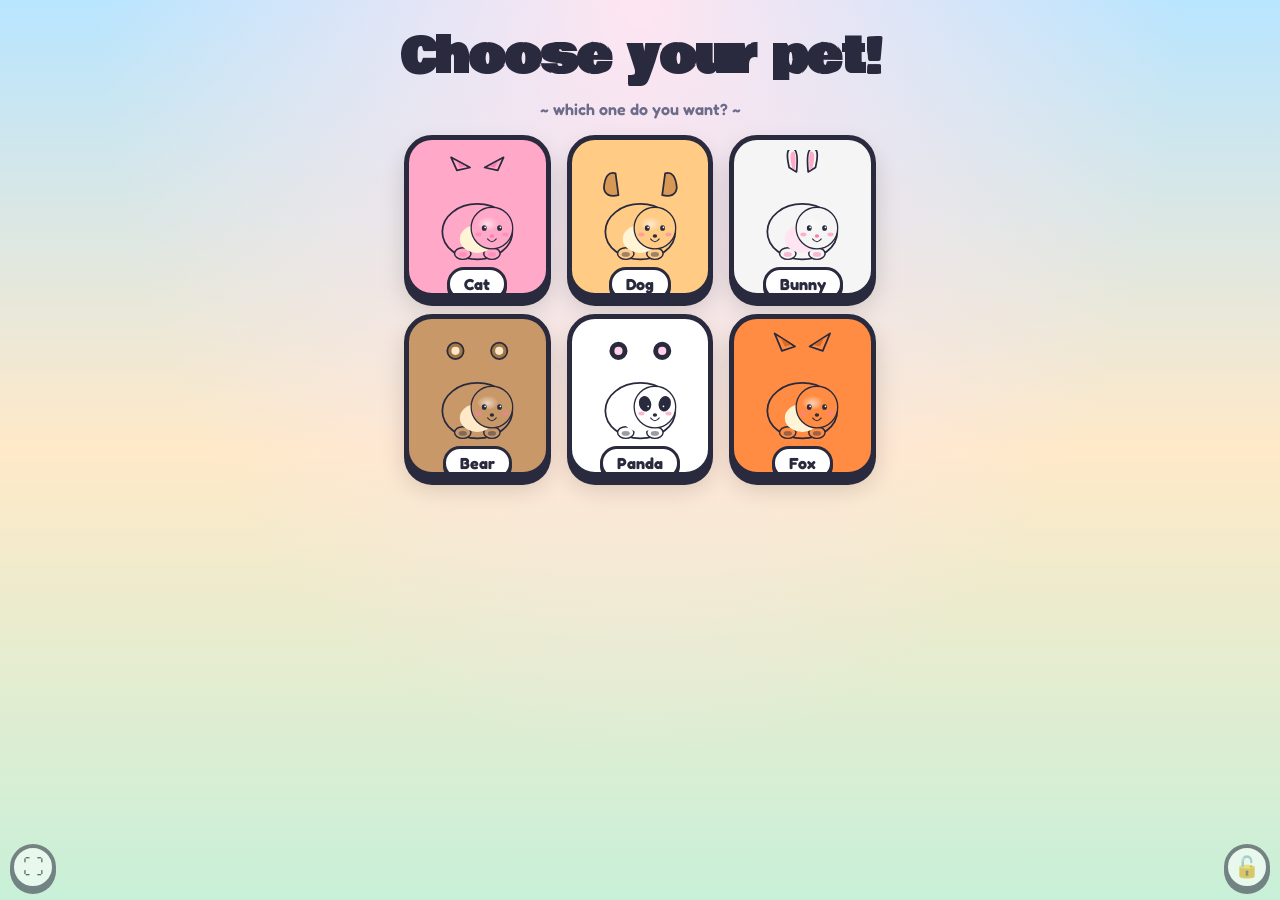
<file: index.html>
<!DOCTYPE html>
<html lang="en">
<head>
<meta charset="UTF-8" />
<meta name="viewport" content="width=device-width, initial-scale=1.0, maximum-scale=1.0, user-scalable=no, viewport-fit=cover" />
<meta name="apple-mobile-web-app-capable" content="yes" />
<meta name="mobile-web-app-capable" content="yes" />
<meta name="theme-color" content="#FFD93D" />
<title>Jamaris's Pet</title>
<link rel="preconnect" href="https://fonts.googleapis.com">
<link rel="preconnect" href="https://fonts.gstatic.com" crossorigin>
<link href="https://fonts.googleapis.com/css2?family=Fredoka:wght@500;600;700&family=Bowlby+One&display=swap" rel="stylesheet">
<link rel="stylesheet" href="css/style.css">
<link rel="stylesheet" href="css/pet.css">
</head>
<body class="pet-body">

<!-- ============ PET CHOOSER (first time only) ============ -->
<div class="screen" id="chooserScreen">
  <div class="chooser-title">
    <h1>Choose your pet!</h1>
    <p>~ which one do you want? ~</p>
  </div>
  <div class="pet-chooser-grid" id="petChooserGrid">
    <!-- Pet options inserted by JS -->
  </div>
</div>

<!-- ============ MAIN PET HOME ============ -->
<div class="screen active" id="petHome">

  <!-- Top: pet name + level + XP -->
  <div class="pet-header">
    <div class="pet-name-tag">
      <span class="pet-name" id="petName">Pet</span>
      <span class="pet-level-badge">Lv <span id="petLevel">1</span></span>
    </div>
    <div class="star-count">⭐ <span id="petStars">0</span></div>
  </div>

  <!-- Stat meters -->
  <div class="stat-meters">
    <div class="stat-meter" data-stat="hunger">
      <div class="stat-icon">🍎</div>
      <div class="stat-bar"><div class="stat-fill" id="hungerFill"></div></div>
    </div>
    <div class="stat-meter" data-stat="clean">
      <div class="stat-icon">🛁</div>
      <div class="stat-bar"><div class="stat-fill" id="cleanFill"></div></div>
    </div>
    <div class="stat-meter" data-stat="energy">
      <div class="stat-icon">⚡</div>
      <div class="stat-bar"><div class="stat-fill" id="energyFill"></div></div>
    </div>
    <div class="stat-meter" data-stat="happy">
      <div class="stat-icon">❤️</div>
      <div class="stat-bar"><div class="stat-fill" id="happyFill"></div></div>
    </div>
  </div>

  <!-- The pet itself -->
  <div class="pet-stage" id="petStage">
    <div class="pet-environment" id="petEnvironment">
      <div class="sun-or-moon" id="skyObj">☀️</div>
      <div class="env-cloud" style="top:14%;left:8%;">☁️</div>
      <div class="env-cloud" style="top:8%;right:12%;">☁️</div>
      <div class="ground"></div>
    </div>

    <!-- The pet (built by JS as layered SVG) -->
    <div class="pet-wrap" id="petWrap">
      <div class="xp-popup" id="xpPopup"></div>
      <div class="pet-thought" id="petThought"></div>
      <div class="pet-body-wrap" id="petBodyWrap">
        <!-- SVG pet inserted by JS -->
      </div>
      <div class="pet-dirt-layer" id="dirtLayer">
        <!-- Dirt splotches appear here -->
      </div>
      <div class="pet-sleep-z" id="sleepZ"></div>
    </div>
  </div>

  <!-- 4 main action buttons -->
  <div class="action-bar">
    <button class="action-btn feed" id="feedBtn">
      <div class="action-emoji">🍔</div>
      <div class="action-label">Feed</div>
    </button>
    <button class="action-btn bath" id="bathBtn">
      <div class="action-emoji">🛁</div>
      <div class="action-label">Bath</div>
    </button>
    <button class="action-btn play" id="playBtn">
      <div class="action-emoji">🎮</div>
      <div class="action-label">Play</div>
    </button>
    <button class="action-btn sleep" id="sleepBtn">
      <div class="action-emoji">😴</div>
      <div class="action-label">Sleep</div>
    </button>
  </div>
</div>

<!-- ============ FEED OVERLAY (Refrigerator) ============ -->
<div class="overlay" id="feedOverlay">
  <div class="overlay-header">
    <button class="icon-btn" id="feedClose">✖️</button>
    <div class="overlay-title">🍽️ Yummy food!</div>
    <div style="width:52px;"></div>
  </div>
  <div class="fridge-area">
    <div class="fridge-label">Drag food to your pet!</div>
    <div class="fridge-shelves" id="fridgeShelves"></div>
  </div>
  <div class="feed-pet-target" id="feedPetTarget">
    <div class="feed-pet-svg" id="feedPetSvg"></div>
    <div class="feed-hint">↓ drop food here ↓</div>
  </div>
</div>

<!-- ============ BATH OVERLAY ============ -->
<div class="overlay" id="bathOverlay">
  <div class="overlay-header">
    <button class="icon-btn" id="bathClose">✖️</button>
    <div class="overlay-title">🛁 Bath time!</div>
    <div style="width:52px;"></div>
  </div>
  <div class="bath-stage">
    <div class="bath-water"></div>
    <div class="bath-pet-wrap" id="bathPetWrap">
      <div class="bath-pet-svg" id="bathPetSvg"></div>
      <div class="bath-dirt-layer" id="bathDirtLayer"></div>
      <div class="bath-bubbles" id="bathBubbles"></div>
    </div>
    <div class="bath-tub-front"></div>
  </div>
  <div class="bath-hint">Scrub with your finger to clean!</div>
</div>

<!-- ============ PLAY OVERLAY (Mini-games picker) ============ -->
<div class="overlay" id="playOverlay">
  <div class="overlay-header">
    <button class="icon-btn" id="playClose">✖️</button>
    <div class="overlay-title">🎮 Play with pet!</div>
    <div style="width:52px;"></div>
  </div>
  <div class="play-grid">
    <a href="games/coloring.html" class="play-card coloring">
      <div class="play-emoji">🎨</div>
      <div class="play-label">Coloring</div>
    </a>
    <a href="games/dots.html" class="play-card dots">
      <div class="play-emoji">✏️</div>
      <div class="play-label">Dots</div>
    </a>
    <a href="games/counting.html" class="play-card counting">
      <div class="play-emoji">🔢</div>
      <div class="play-label">Counting</div>
    </a>
    <a href="games/shapes.html" class="play-card shapes">
      <div class="play-emoji">🧩</div>
      <div class="play-label">Shapes</div>
    </a>
    <a href="games/train.html" class="play-card train">
      <div class="play-emoji">🚂</div>
      <div class="play-label">Train</div>
    </a>
    <a href="games/letters.html" class="play-card letters">
      <div class="play-emoji">🔤</div>
      <div class="play-label">Letters</div>
    </a>
  </div>
</div>

<!-- ============ SLEEP OVERLAY ============ -->
<div class="overlay" id="sleepOverlay">
  <div class="sleep-night-sky">
    <div class="sleep-moon">🌙</div>
    <div class="sleep-stars">
      <span style="top:20%;left:15%;">⭐</span>
      <span style="top:30%;right:20%;">✨</span>
      <span style="top:15%;left:60%;">⭐</span>
      <span style="top:45%;left:30%;">✨</span>
      <span style="top:25%;right:40%;">⭐</span>
    </div>
  </div>
  <div class="sleep-pet-wrap" id="sleepPetWrap">
    <div class="sleep-pet-svg" id="sleepPetSvg"></div>
    <div class="sleep-zzz">
      <span class="zzz1">Z</span>
      <span class="zzz2">Z</span>
      <span class="zzz3">z</span>
    </div>
  </div>
  <div class="sleep-bed"></div>
  <button class="wake-btn" id="wakeBtn">☀️ Wake up!</button>
</div>

<!-- ============ LEVEL UP CELEBRATION ============ -->
<div class="level-up-celebrate" id="levelUpCelebrate">
  <div class="level-up-inner">
    <div class="level-up-burst">⭐</div>
    <div class="level-up-title">LEVEL UP!</div>
    <div class="level-up-num">Lv <span id="levelUpNumDisplay">2</span></div>
    <div class="level-up-msg" id="levelUpMsg">Your pet is growing!</div>
  </div>
</div>

<script src="js/kiosk.js"></script>
<script src="js/pet.js"></script>
</body>
</html>
</file>
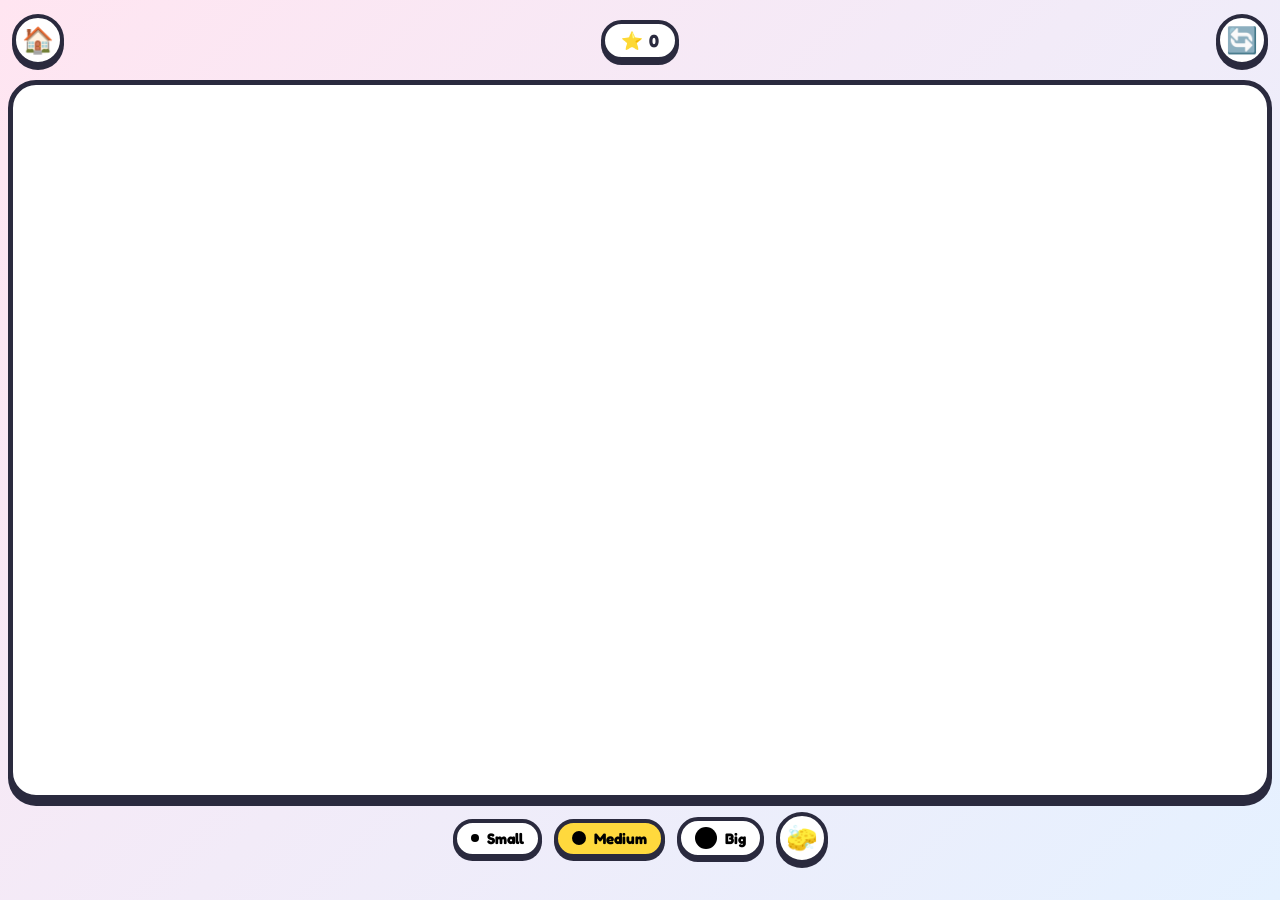
<file: coloring.html>
<!DOCTYPE html>
<html lang="en">
<head>
<meta charset="UTF-8" />
<meta name="viewport" content="width=device-width, initial-scale=1.0, maximum-scale=1.0, user-scalable=no, viewport-fit=cover" />
<meta name="apple-mobile-web-app-capable" content="yes" />
<meta name="mobile-web-app-capable" content="yes" />
<meta name="theme-color" content="#FFD93D" />
<title>Jamaris Game — Coloring</title>
<link rel="preconnect" href="https://fonts.googleapis.com">
<link rel="preconnect" href="https://fonts.gstatic.com" crossorigin>
<link href="https://fonts.googleapis.com/css2?family=Fredoka:wght@500;600;700&family=Bowlby+One&display=swap" rel="stylesheet">
<link rel="stylesheet" href="../css/style.css">
</head>
<body>
<div class="screen active" id="coloring">
  <div class="top-bar">
    <button class="icon-btn" id="homeBtn" aria-label="Home">🏠</button>
    <div class="mini-stars">⭐ <span id="gameStars">0</span></div>
    <button class="icon-btn" id="nextBtn" aria-label="New animal">🔄</button>
  </div>

  <div class="canvas-wrap" id="canvasWrap">
    <canvas id="drawCanvas"></canvas>
    <svg id="outlineSvg" viewBox="0 0 400 400" preserveAspectRatio="xMidYMid meet"></svg>
  </div>

  <div class="brush-row">
    <button class="brush-btn" data-brush="12">
      <span class="brush-dot" style="width:8px;height:8px;"></span> Small
    </button>
    <button class="brush-btn active" data-brush="24">
      <span class="brush-dot" style="width:14px;height:14px;"></span> Medium
    </button>
    <button class="brush-btn" data-brush="40">
      <span class="brush-dot" style="width:22px;height:22px;"></span> Big
    </button>
    <button class="icon-btn" id="eraseBtn" aria-label="Erase">🧽</button>
  </div>

  <div class="palette" id="palette"></div>
</div>

<!-- Celebration -->
<div class="celebrate" id="celebrate">
  <div class="msg" id="celebrateMsg">YAY!</div>
</div>

<!-- Go-home confirmation -->
<div class="modal-bg" id="homeModal">
  <div class="modal">
    <h2>Go home? 🏠</h2>
    <p style="font-size:1rem; color:#6b6b8a;">Your drawing will be erased.</p>
    <div class="modal-buttons">
      <button class="modal-btn no" id="stayBtn">Stay</button>
      <button class="modal-btn yes" id="leaveBtn">Yes</button>
    </div>
  </div>
</div>

<script src="../js/coloring.js"></script>
</body>
</html>
</file>
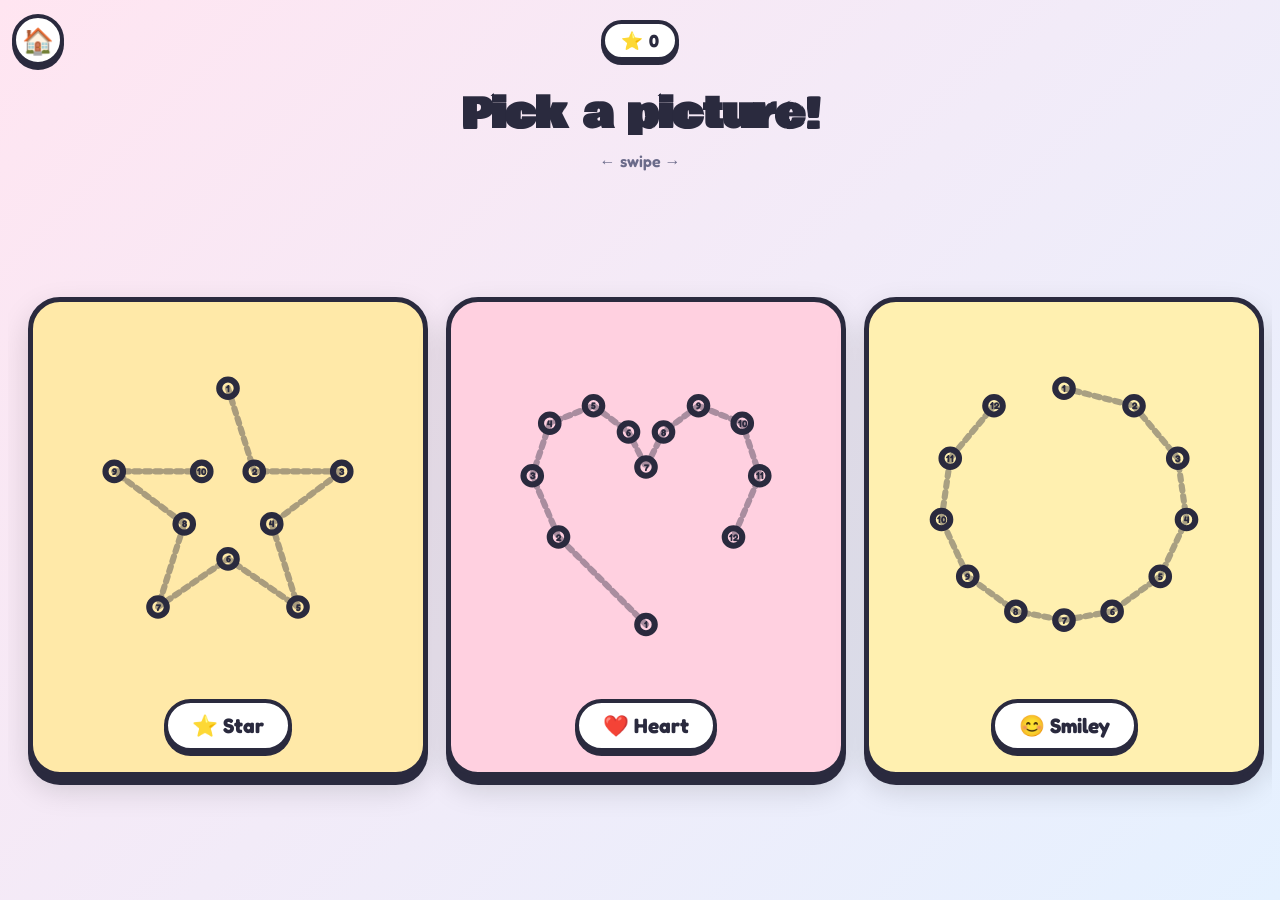
<file: dots.html>
<!DOCTYPE html>
<html lang="en">
<head>
<meta charset="UTF-8" />
<meta name="viewport" content="width=device-width, initial-scale=1.0, maximum-scale=1.0, user-scalable=no, viewport-fit=cover" />
<meta name="apple-mobile-web-app-capable" content="yes" />
<meta name="mobile-web-app-capable" content="yes" />
<meta name="theme-color" content="#FFD93D" />
<title>Jamaris Game — Connect Dots</title>
<link rel="preconnect" href="https://fonts.googleapis.com">
<link rel="preconnect" href="https://fonts.gstatic.com" crossorigin>
<link href="https://fonts.googleapis.com/css2?family=Fredoka:wght@500;600;700&family=Bowlby+One&display=swap" rel="stylesheet">
<link rel="stylesheet" href="../css/style.css">
</head>
<body>

<!-- PICKER -->
<div class="screen active" id="picker">
  <div class="top-bar">
    <a href="../index.html" class="icon-btn" aria-label="Home">🏠</a>
    <div class="mini-stars">⭐ <span id="pickerStars">0</span></div>
    <div style="width:52px;"></div>
  </div>

  <div class="picker-title">
    <h1>Pick a picture!</h1>
    <p>← swipe →</p>
  </div>

  <div class="animal-carousel" id="dotsCarousel">
    <!-- Cards inserted by JS -->
  </div>
</div>

<!-- GAME -->
<div class="screen" id="game">
  <div class="top-bar">
    <button class="icon-btn" id="backBtn" aria-label="Back">⬅️</button>
    <div class="mini-stars">⭐ <span id="gameStars">0</span></div>
    <button class="icon-btn" id="resetBtn" aria-label="Restart">🔄</button>
  </div>

  <div class="dots-hint" id="dotsHint">Tap dot <span id="nextNum">1</span></div>

  <div class="dots-wrap" id="dotsWrap">
    <svg id="dotsSvg" viewBox="0 0 400 400" preserveAspectRatio="xMidYMid meet"></svg>
  </div>
</div>

<!-- Celebration -->
<div class="celebrate" id="celebrate">
  <div class="msg" id="celebrateMsg">YAY!</div>
</div>

<script src="../js/dots.js"></script>
</body>
</html>
</file>
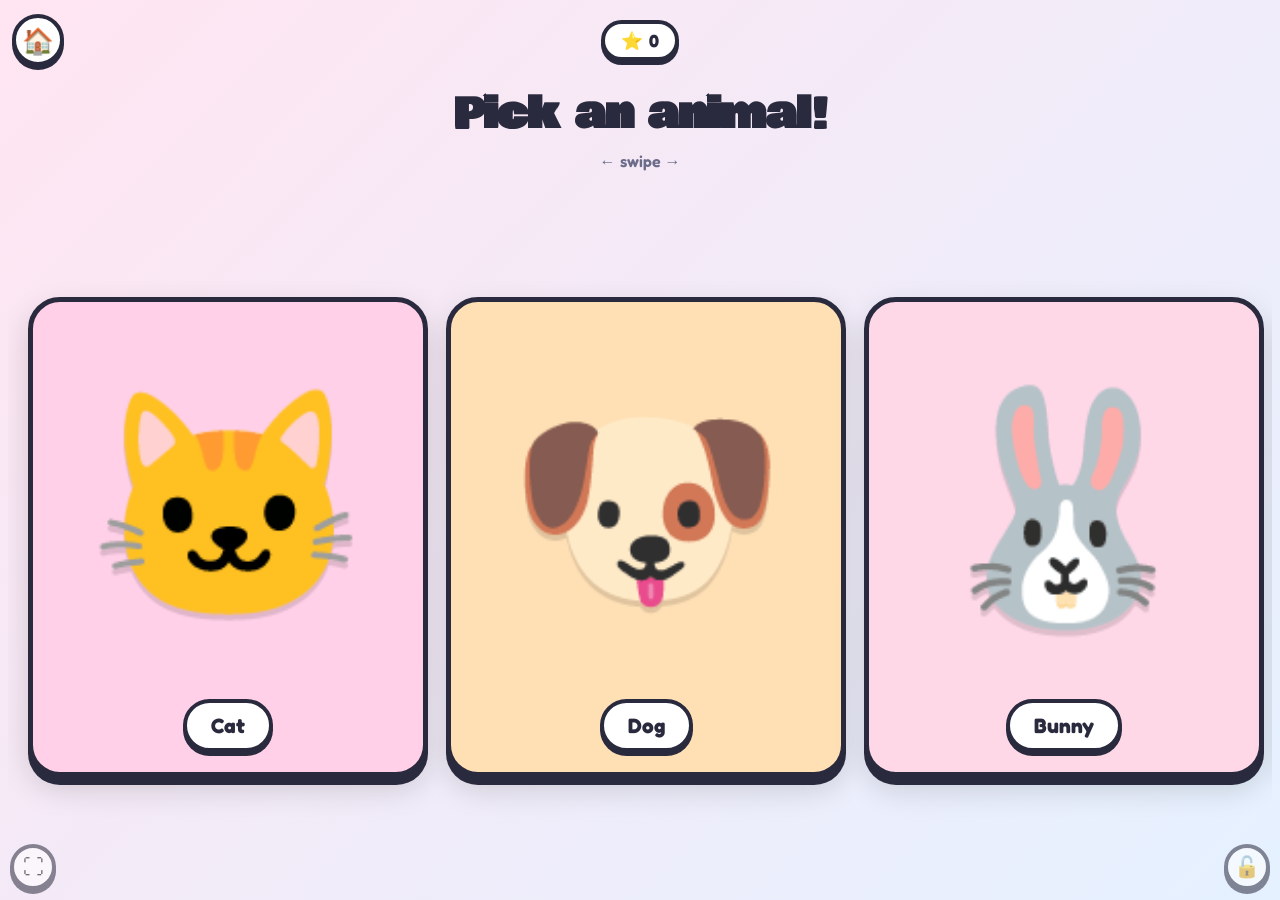
<file: games/coloring.html>
<!DOCTYPE html>
<html lang="en">
<head>
<meta charset="UTF-8" />
<meta name="viewport" content="width=device-width, initial-scale=1.0, maximum-scale=1.0, user-scalable=no, viewport-fit=cover" />
<meta name="apple-mobile-web-app-capable" content="yes" />
<meta name="mobile-web-app-capable" content="yes" />
<meta name="theme-color" content="#FFD93D" />
<title>Jamaris Game — Coloring</title>
<link rel="preconnect" href="https://fonts.googleapis.com">
<link rel="preconnect" href="https://fonts.gstatic.com" crossorigin>
<link href="https://fonts.googleapis.com/css2?family=Fredoka:wght@500;600;700&family=Bowlby+One&display=swap" rel="stylesheet">
<link rel="stylesheet" href="../css/style.css">
</head>
<body>

<!-- PICKER SCREEN -->
<div class="screen active" id="picker">
  <div class="top-bar">
    <a href="../index.html" class="icon-btn" aria-label="Home">🏠</a>
    <div class="mini-stars">⭐ <span id="pickerStars">0</span></div>
    <div style="width:52px;"></div>
  </div>

  <div class="picker-title">
    <h1>Pick an animal!</h1>
    <p>← swipe →</p>
  </div>

  <div class="animal-carousel" id="animalCarousel">
    <!-- Cards inserted by JS -->
  </div>
</div>

<!-- COLORING SCREEN -->
<div class="screen" id="coloring">
  <div class="top-bar">
    <button class="icon-btn" id="backBtn" aria-label="Back">⬅️</button>
    <div class="mode-toggle" id="modeToggle">
      <button class="mode-btn active" data-mode="tap">👆 Tap</button>
      <button class="mode-btn" data-mode="brush">✏️ Brush</button>
    </div>
    <button class="icon-btn" id="nextBtn" aria-label="New animal">🔄</button>
  </div>

  <div class="canvas-wrap" id="canvasWrap">
    <!-- Tap-to-fill mode: an interactive SVG with separate parts -->
    <svg id="animalSvg" viewBox="0 0 400 400" preserveAspectRatio="xMidYMid meet"></svg>
    <!-- Brush mode: a canvas overlay for free-draw -->
    <canvas id="drawCanvas"></canvas>
  </div>

  <div class="brush-row" id="brushRow">
    <button class="brush-btn" data-brush="12">
      <span class="brush-dot" style="width:8px;height:8px;"></span> Small
    </button>
    <button class="brush-btn active" data-brush="24">
      <span class="brush-dot" style="width:14px;height:14px;"></span> Medium
    </button>
    <button class="brush-btn" data-brush="40">
      <span class="brush-dot" style="width:22px;height:22px;"></span> Big
    </button>
    <button class="icon-btn" id="eraseBtn" aria-label="Erase">🧽</button>
  </div>

  <div class="palette" id="palette"></div>
</div>

<!-- Celebration -->
<div class="celebrate" id="celebrate">
  <div class="msg" id="celebrateMsg">YAY!</div>
</div>
<script src="../js/kiosk.js"></script>
<script src="../js/coloring.js"></script>
</body>
</html>
</file>
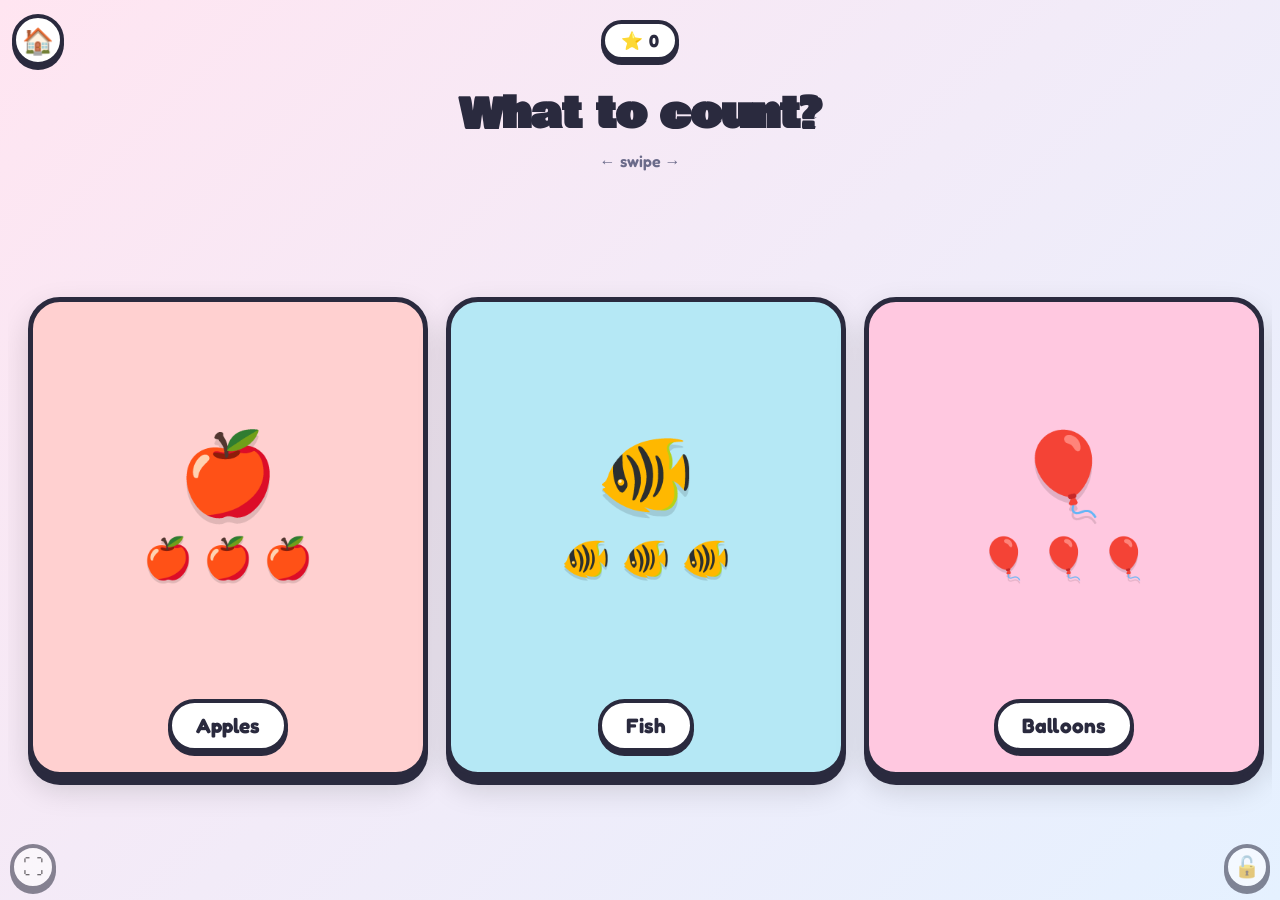
<file: games/counting.html>
<!DOCTYPE html>
<html lang="en">
<head>
<meta charset="UTF-8" />
<meta name="viewport" content="width=device-width, initial-scale=1.0, maximum-scale=1.0, user-scalable=no, viewport-fit=cover" />
<meta name="apple-mobile-web-app-capable" content="yes" />
<meta name="mobile-web-app-capable" content="yes" />
<meta name="theme-color" content="#FFD93D" />
<title>Jamaris Game — Counting</title>
<link rel="preconnect" href="https://fonts.googleapis.com">
<link rel="preconnect" href="https://fonts.gstatic.com" crossorigin>
<link href="https://fonts.googleapis.com/css2?family=Fredoka:wght@500;600;700&family=Bowlby+One&display=swap" rel="stylesheet">
<link rel="stylesheet" href="../css/style.css">
</head>
<body>

<!-- PICKER SCREEN -->
<div class="screen active" id="picker">
  <div class="top-bar">
    <a href="../index.html" class="icon-btn" aria-label="Home">🏠</a>
    <div class="mini-stars">⭐ <span id="pickerStars">0</span></div>
    <div style="width:52px;"></div>
  </div>

  <div class="picker-title">
    <h1>What to count?</h1>
    <p>← swipe →</p>
  </div>

  <div class="animal-carousel" id="countCarousel">
    <!-- Cards inserted by JS -->
  </div>
</div>

<!-- COUNTING SCREEN -->
<div class="screen" id="game">
  <div class="top-bar">
    <button class="icon-btn" id="backBtn" aria-label="Back">⬅️</button>
    <div class="count-badge">
      <span id="currentCount">0</span> / <span id="targetCount">1</span>
    </div>
    <button class="icon-btn" id="resetBtn" aria-label="Restart">🔄</button>
  </div>

  <div class="number-display">
    <div class="number-label">Count to</div>
    <div class="big-number" id="bigNumber">1</div>
  </div>

  <div class="counting-wrap" id="countingWrap">
    <!-- Objects spawned by JS -->
  </div>

  <div class="progress-bar">
    <div class="progress-fill" id="progressFill"></div>
  </div>
</div>

<!-- Celebration -->
<div class="celebrate" id="celebrate">
  <div class="msg" id="celebrateMsg">YAY!</div>
</div>

<!-- Number-complete overlay -->
<div class="number-complete" id="numberComplete">
  <div class="number-complete-inner">
    <div class="trophy">🏆</div>
    <div class="big-number-done" id="completedNumber">1</div>
    <div class="next-msg">Tap to keep going!</div>
  </div>
</div>

<script src="../js/kiosk.js"></script>
<script src="../js/counting.js"></script>
</body>
</html>
</file>
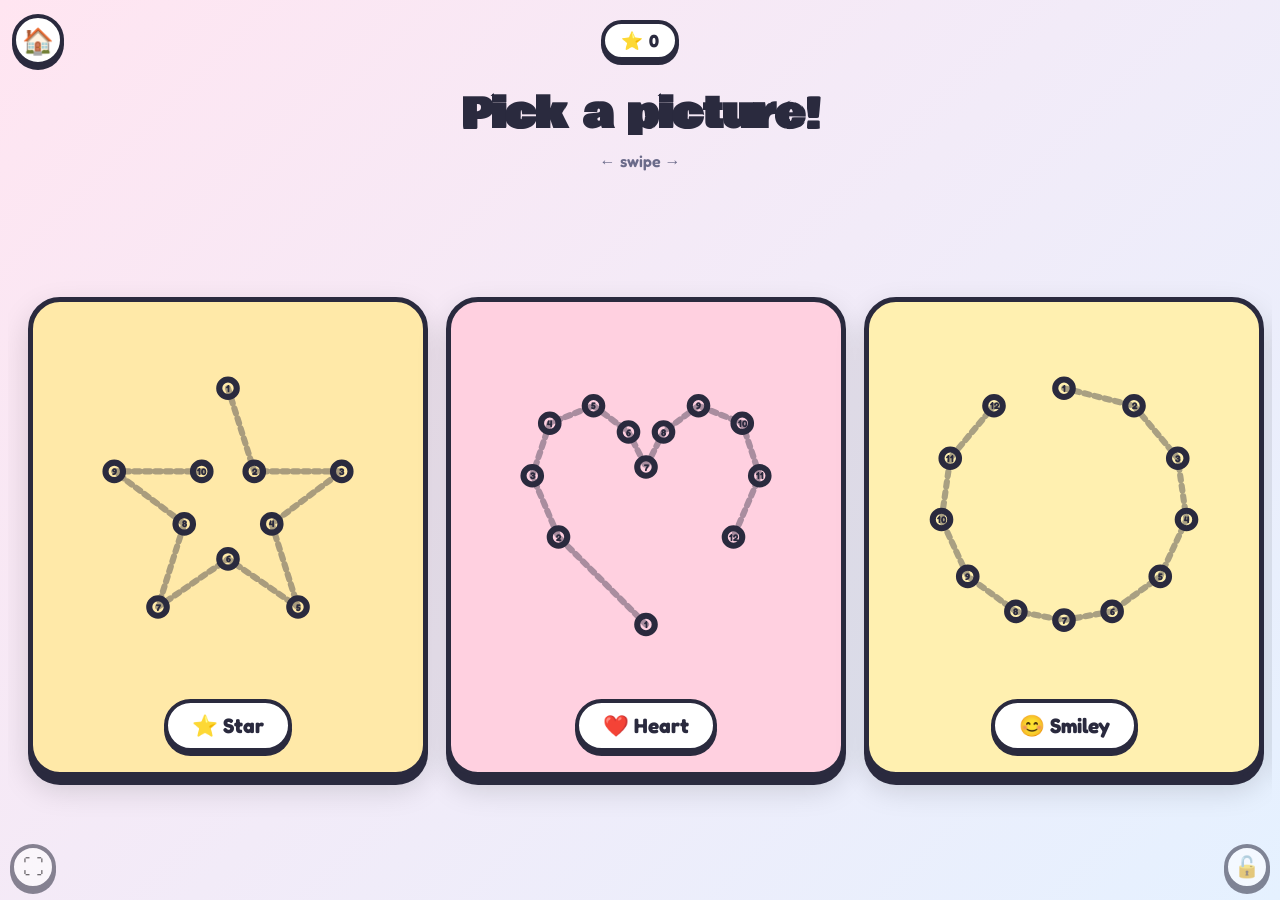
<file: games/dots.html>
<!DOCTYPE html>
<html lang="en">
<head>
<meta charset="UTF-8" />
<meta name="viewport" content="width=device-width, initial-scale=1.0, maximum-scale=1.0, user-scalable=no, viewport-fit=cover" />
<meta name="apple-mobile-web-app-capable" content="yes" />
<meta name="mobile-web-app-capable" content="yes" />
<meta name="theme-color" content="#FFD93D" />
<title>Jamaris Game — Connect Dots</title>
<link rel="preconnect" href="https://fonts.googleapis.com">
<link rel="preconnect" href="https://fonts.gstatic.com" crossorigin>
<link href="https://fonts.googleapis.com/css2?family=Fredoka:wght@500;600;700&family=Bowlby+One&display=swap" rel="stylesheet">
<link rel="stylesheet" href="../css/style.css">
</head>
<body>

<!-- PICKER -->
<div class="screen active" id="picker">
  <div class="top-bar">
    <a href="../index.html" class="icon-btn" aria-label="Home">🏠</a>
    <div class="mini-stars">⭐ <span id="pickerStars">0</span></div>
    <div style="width:52px;"></div>
  </div>

  <div class="picker-title">
    <h1>Pick a picture!</h1>
    <p>← swipe →</p>
  </div>

  <div class="animal-carousel" id="dotsCarousel">
    <!-- Cards inserted by JS -->
  </div>
</div>

<!-- GAME -->
<div class="screen" id="game">
  <div class="top-bar">
    <button class="icon-btn" id="backBtn" aria-label="Back">⬅️</button>
    <div class="mini-stars">⭐ <span id="gameStars">0</span></div>
    <button class="icon-btn" id="resetBtn" aria-label="Restart">🔄</button>
  </div>

  <div class="dots-hint" id="dotsHint">Tap dot <span id="nextNum">1</span></div>

  <div class="dots-wrap" id="dotsWrap">
    <svg id="dotsSvg" viewBox="0 0 400 400" preserveAspectRatio="xMidYMid meet"></svg>
  </div>
</div>

<!-- Celebration -->
<div class="celebrate" id="celebrate">
  <div class="msg" id="celebrateMsg">YAY!</div>
</div>

<script src="../js/kiosk.js"></script>
<script src="../js/dots.js"></script>
</body>
</html>
</file>
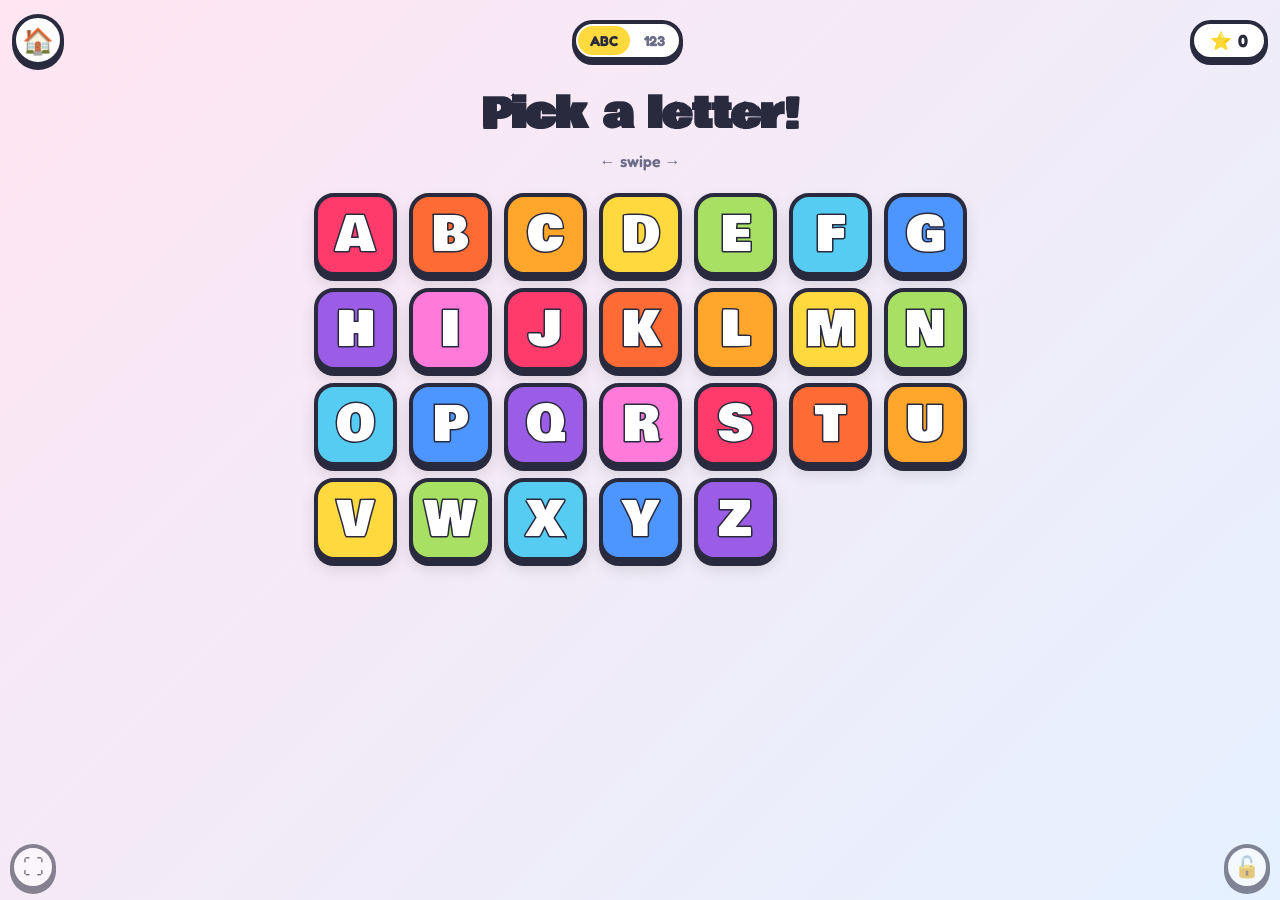
<file: games/letters.html>
<!DOCTYPE html>
<html lang="en">
<head>
<meta charset="UTF-8" />
<meta name="viewport" content="width=device-width, initial-scale=1.0, maximum-scale=1.0, user-scalable=no, viewport-fit=cover" />
<meta name="apple-mobile-web-app-capable" content="yes" />
<meta name="mobile-web-app-capable" content="yes" />
<meta name="theme-color" content="#FFD93D" />
<title>Jamaris Game — Letters</title>
<link rel="preconnect" href="https://fonts.googleapis.com">
<link rel="preconnect" href="https://fonts.gstatic.com" crossorigin>
<link href="https://fonts.googleapis.com/css2?family=Fredoka:wght@500;600;700&family=Bowlby+One&display=swap" rel="stylesheet">
<link rel="stylesheet" href="../css/style.css">
</head>
<body>

<!-- PICKER SCREEN -->
<div class="screen active" id="picker">
  <div class="top-bar">
    <a href="../index.html" class="icon-btn" aria-label="Home">🏠</a>
    <div class="mode-toggle" id="picker-mode-toggle">
      <button class="mode-btn active" data-set="letters">ABC</button>
      <button class="mode-btn" data-set="numbers">123</button>
    </div>
    <div class="mini-stars">⭐ <span id="pickerStars">0</span></div>
  </div>

  <div class="picker-title">
    <h1>Pick a letter!</h1>
    <p>← swipe →</p>
  </div>

  <div class="letter-grid" id="letterGrid">
    <!-- Letter cards inserted by JS -->
  </div>
</div>

<!-- TRACING SCREEN -->
<div class="screen" id="game">
  <div class="top-bar">
    <button class="icon-btn" id="backBtn" aria-label="Back">⬅️</button>
    <div class="letter-progress" id="letterProgress">Stroke 1 of 3</div>
    <button class="icon-btn" id="resetBtn" aria-label="Restart">🔄</button>
  </div>

  <div class="tracing-stage" id="tracingStage">
    <svg id="letterSvg" viewBox="0 0 400 500" preserveAspectRatio="xMidYMid meet"></svg>
  </div>

  <div class="letter-controls">
    <button class="big-letter-btn" id="prevLetterBtn">⬅️</button>
    <div class="current-letter-display" id="currentLetterDisplay">A</div>
    <button class="big-letter-btn" id="nextLetterBtn">➡️</button>
  </div>
</div>

<!-- Celebration -->
<div class="celebrate" id="celebrate">
  <div class="msg" id="celebrateMsg">A!</div>
</div>

<script src="../js/kiosk.js"></script>
<script src="../js/letters.js"></script>
</body>
</html>
</file>
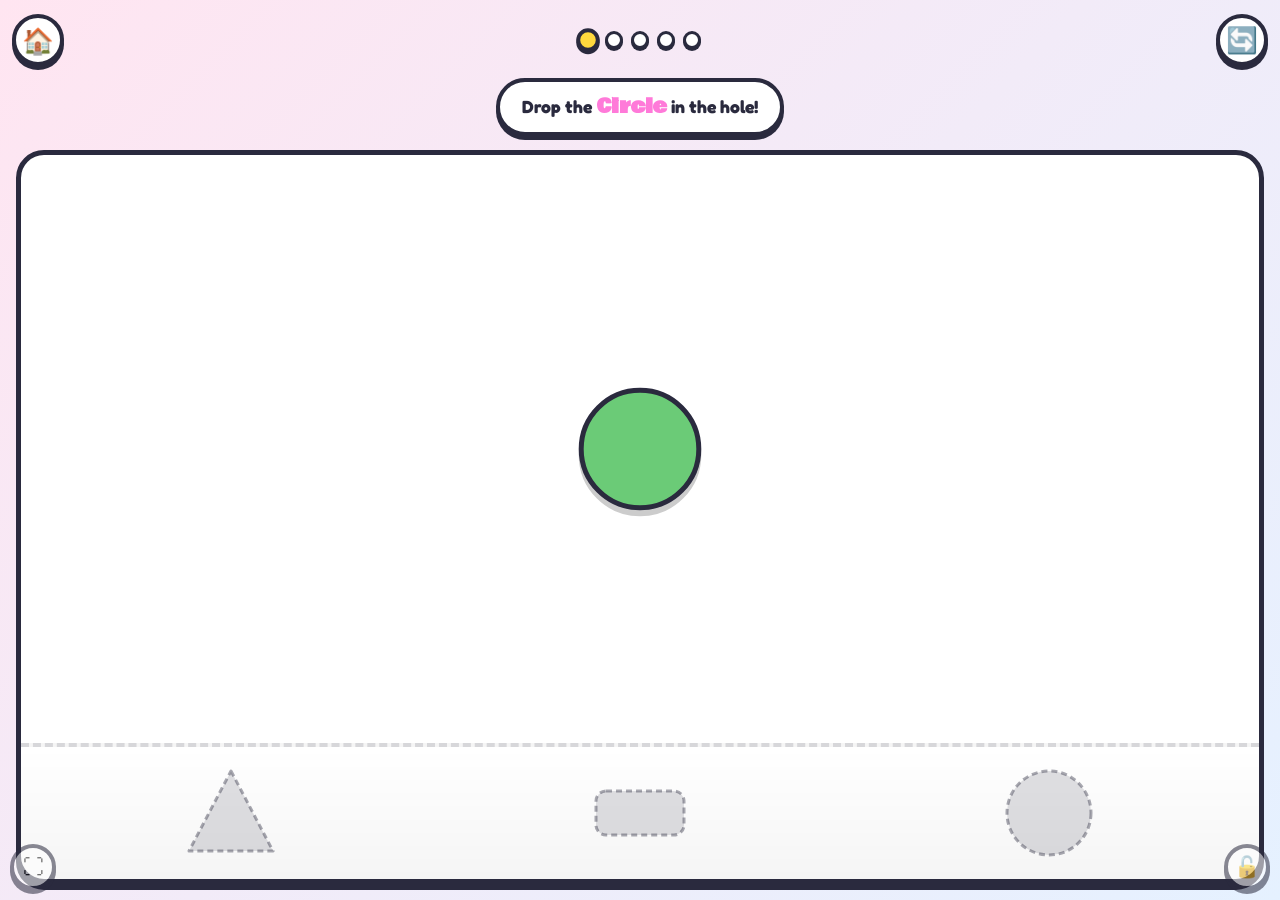
<file: games/shapes.html>
<!DOCTYPE html>
<html lang="en">
<head>
<meta charset="UTF-8" />
<meta name="viewport" content="width=device-width, initial-scale=1.0, maximum-scale=1.0, user-scalable=no, viewport-fit=cover" />
<meta name="apple-mobile-web-app-capable" content="yes" />
<meta name="mobile-web-app-capable" content="yes" />
<meta name="theme-color" content="#FFD93D" />
<title>Jamaris Game — Shapes</title>
<link rel="preconnect" href="https://fonts.googleapis.com">
<link rel="preconnect" href="https://fonts.gstatic.com" crossorigin>
<link href="https://fonts.googleapis.com/css2?family=Fredoka:wght@500;600;700&family=Bowlby+One&display=swap" rel="stylesheet">
<link rel="stylesheet" href="../css/style.css">
</head>
<body>

<!-- GAME (no picker, go straight in) -->
<div class="screen active" id="game">
  <div class="top-bar">
    <a href="../index.html" class="icon-btn" aria-label="Home">🏠</a>
    <div class="progress-dots" id="progressDots"></div>
    <button class="icon-btn" id="resetBtn" aria-label="Restart">🔄</button>
  </div>

  <div class="shape-hint" id="shapeHint">Drop the <span id="hintShape">shape</span> in the hole!</div>

  <div class="shapes-stage" id="shapesStage">
    <div class="shape-spawn" id="shapeSpawn">
      <!-- Active shape inserted by JS -->
    </div>
    <div class="shape-holes" id="shapeHoles">
      <!-- Holes inserted by JS -->
    </div>
  </div>
</div>

<!-- Celebration -->
<div class="celebrate" id="celebrate">
  <div class="msg" id="celebrateMsg">YAY!</div>
</div>

<!-- Level complete overlay -->
<div class="number-complete" id="levelComplete">
  <div class="number-complete-inner">
    <div class="trophy">🏆</div>
    <div class="trophy-msg" style="font-family:'Bowlby One',sans-serif;font-size:1.6rem;color:#2a2a3e;margin:10px 0;">ALL DONE!</div>
    <div class="next-msg">Tap for more shapes!</div>
  </div>
</div>

<script src="../js/kiosk.js"></script>
<script src="../js/shapes.js"></script>
</body>
</html>
</file>
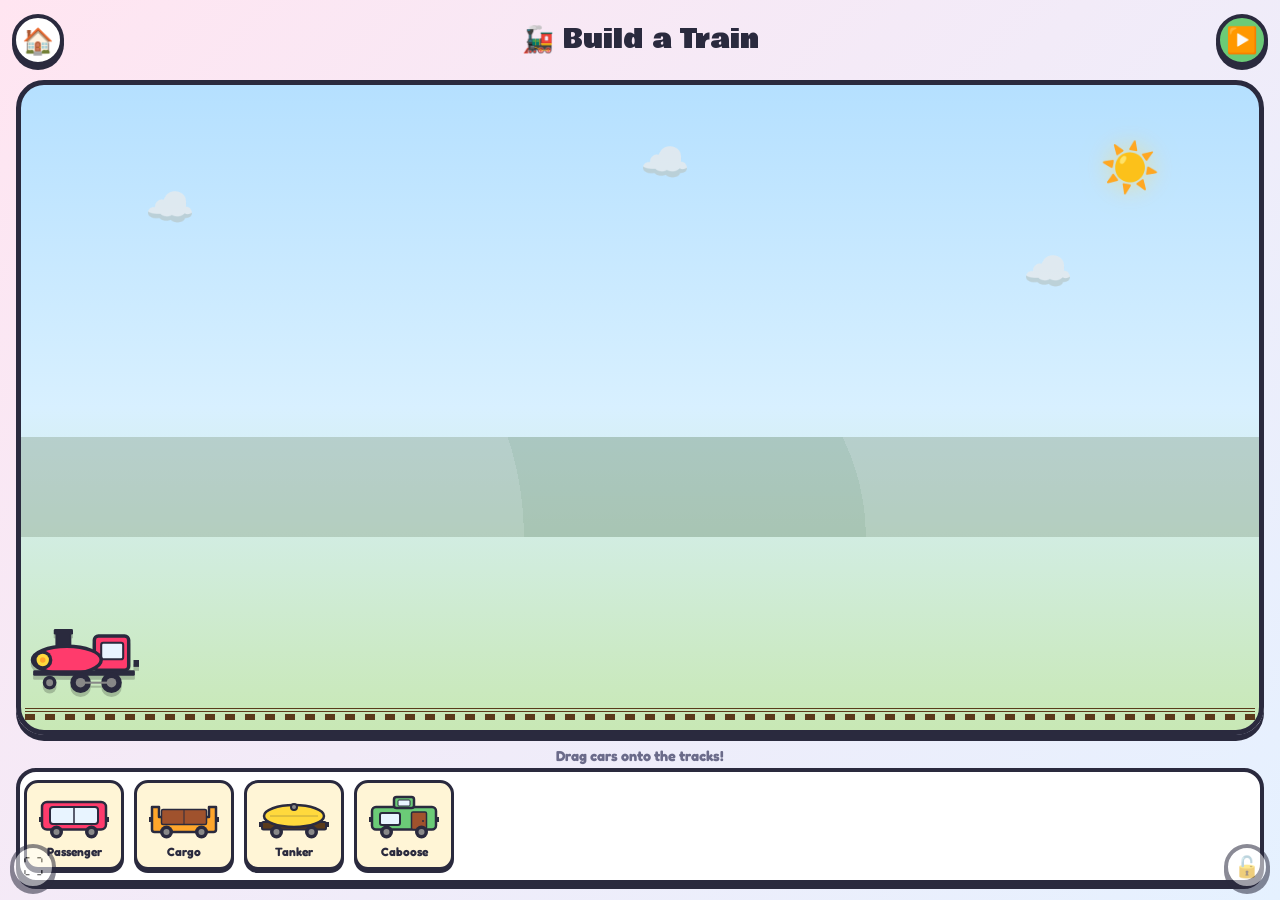
<file: games/train.html>
<!DOCTYPE html>
<html lang="en">
<head>
<meta charset="UTF-8" />
<meta name="viewport" content="width=device-width, initial-scale=1.0, maximum-scale=1.0, user-scalable=no, viewport-fit=cover" />
<meta name="apple-mobile-web-app-capable" content="yes" />
<meta name="mobile-web-app-capable" content="yes" />
<meta name="theme-color" content="#FFD93D" />
<title>Jamaris Game — Build a Train</title>
<link rel="preconnect" href="https://fonts.googleapis.com">
<link rel="preconnect" href="https://fonts.gstatic.com" crossorigin>
<link href="https://fonts.googleapis.com/css2?family=Fredoka:wght@500;600;700&family=Bowlby+One&display=swap" rel="stylesheet">
<link rel="stylesheet" href="../css/style.css">
</head>
<body>

<div class="screen active" id="game">
  <div class="top-bar">
    <a href="../index.html" class="icon-btn" aria-label="Home">🏠</a>
    <div class="train-title">🚂 Build a Train</div>
    <button class="icon-btn go-btn" id="goBtn" aria-label="Go!">▶️</button>
  </div>

  <!-- Sky scene with sun and clouds -->
  <div class="train-scene" id="trainScene">
    <div class="scene-sun">☀️</div>
    <div class="scene-cloud" style="top: 15%; left: 10%;">☁️</div>
    <div class="scene-cloud" style="top: 25%; right: 15%;">☁️</div>
    <div class="scene-cloud" style="top: 8%; left: 50%;">☁️</div>
    <div class="scene-mountain"></div>

    <!-- Where the train lives -->
    <div class="train-track" id="trainTrack">
      <div class="train-cars" id="trainCars"></div>
      <div class="track-rails"></div>
      <div class="track-ties" id="trackTies"></div>
    </div>
  </div>

  <!-- Parts shelf - drag cars from here -->
  <div class="parts-shelf-wrap">
    <div class="parts-label">Drag cars onto the tracks!</div>
    <div class="parts-shelf" id="partsShelf"></div>
  </div>
</div>

<!-- Celebration -->
<div class="celebrate" id="celebrate">
  <div class="msg" id="celebrateMsg">CHOO CHOO!</div>
</div>

<script src="../js/kiosk.js"></script>
<script src="../js/train.js"></script>
</body>
</html>
</file>
<file: css/style.css>
/* ============================================================
   JAMARIS GAME — Complete stylesheet
   Replace your entire css/style.css with this file
   ============================================================ */
* { box-sizing: border-box; margin: 0; padding: 0; -webkit-tap-highlight-color: transparent; }
:root {
  --accent: #FF7AD9;
}
html, body {
  width: 100%;
  height: 100%;
  overflow: hidden;
  overscroll-behavior: none;
  touch-action: manipulation;
  font-family: 'Fredoka', sans-serif;
  user-select: none;
  -webkit-user-select: none;
}
body {
  background: linear-gradient(135deg, #FFE5F1 0%, #E5F1FF 25%, #FFF5D6 50%, #E5FFE9 75%, #FFE5F1 100%);
  background-size: 400% 400%;
  animation: rainbowShift 20s ease infinite;
  color: #2a2a3e;
  height: 100dvh;
}
@keyframes rainbowShift {
  0%, 100% { background-position: 0% 50%; }
  50% { background-position: 100% 50%; }
}
a { text-decoration: none; color: inherit; }

.screen {
  position: fixed;
  inset: 0;
  display: none;
  flex-direction: column;
}
.screen.active { display: flex; }

/* ---------- HOME SCREEN ---------- */
#home {
  padding: max(20px, env(safe-area-inset-top)) 20px max(20px, env(safe-area-inset-bottom));
  align-items: center;
  justify-content: space-between;
}
.title-wrap { text-align: center; padding-top: 10px; }
.title {
  font-family: 'Bowlby One', sans-serif;
  font-size: clamp(2.8rem, 12vw, 4.5rem);
  line-height: 1;
  letter-spacing: -2px;
  display: inline-block;
}
.title span { display: inline-block; animation: bounce 2s ease-in-out infinite; }
.title span:nth-child(1) { color: #FF4F8B; animation-delay: 0s; }
.title span:nth-child(2) { color: #FFA62B; animation-delay: 0.1s; }
.title span:nth-child(3) { color: #FFD93D; animation-delay: 0.2s; }
.title span:nth-child(4) { color: #6BCB77; animation-delay: 0.3s; }
.title span:nth-child(5) { color: #4D96FF; animation-delay: 0.4s; }
.title span:nth-child(6) { color: #9B5DE5; animation-delay: 0.5s; }
.title span:nth-child(7) { color: #FF4F8B; animation-delay: 0.6s; }
@keyframes bounce {
  0%, 100% { transform: translateY(0) rotate(-2deg); }
  50% { transform: translateY(-12px) rotate(2deg); }
}
.subtitle { font-size: 1.1rem; font-weight: 600; color: #6b6b8a; margin-top: 8px; }

.games-grid {
  display: grid;
  grid-template-columns: repeat(2, 1fr);
  gap: 18px;
  width: 100%;
  max-width: 480px;
  padding: 10px 4px;
}
.game-card {
  aspect-ratio: 1;
  border-radius: 28px;
  border: 5px solid #2a2a3e;
  display: flex;
  flex-direction: column;
  align-items: center;
  justify-content: center;
  cursor: pointer;
  position: relative;
  box-shadow: 0 8px 0 #2a2a3e, 0 12px 24px rgba(0,0,0,0.15);
  transition: transform 0.15s, box-shadow 0.15s;
  overflow: hidden;
}
.game-card:active {
  transform: translateY(4px);
  box-shadow: 0 4px 0 #2a2a3e, 0 6px 12px rgba(0,0,0,0.15);
}
.game-card.coloring { background: #FFB5D8; }
.game-card.dots     { background: #B5E0FF; }
.game-card.counting { background: #FFE9A8; }
.game-card.locked   { background: #E8E8F0; cursor: not-allowed; }
.game-card .emoji {
  font-size: clamp(3rem, 14vw, 5rem);
  filter: drop-shadow(0 4px 0 rgba(0,0,0,0.1));
}
.game-card .label {
  font-weight: 700;
  font-size: 1.1rem;
  margin-top: 6px;
  color: #2a2a3e;
}
.game-card.locked .label { color: #9999b0; }
.game-card.locked .emoji { opacity: 0.4; filter: grayscale(0.7); }
.lock-badge {
  position: absolute;
  top: 8px;
  right: 8px;
  background: #2a2a3e;
  color: white;
  font-size: 0.7rem;
  padding: 4px 8px;
  border-radius: 20px;
  font-weight: 700;
}

.star-display {
  display: flex;
  align-items: center;
  gap: 8px;
  background: white;
  padding: 12px 22px;
  border-radius: 999px;
  border: 4px solid #2a2a3e;
  box-shadow: 0 5px 0 #2a2a3e;
  font-weight: 700;
  font-size: 1.3rem;
}
.star-display .star { font-size: 1.6rem; animation: spin 4s linear infinite; }
@keyframes spin { 100% { transform: rotate(360deg); } }

.floater {
  position: absolute;
  font-size: 2.5rem;
  opacity: 0.6;
  animation: float 6s ease-in-out infinite;
  pointer-events: none;
}
@keyframes float {
  0%, 100% { transform: translateY(0) rotate(0deg); }
  50% { transform: translateY(-20px) rotate(15deg); }
}

/* ---------- GAME / PICKER SCREENS ---------- */
#coloring, #game, #picker {
  padding: max(8px, env(safe-area-inset-top)) 8px max(8px, env(safe-area-inset-bottom));
}
.top-bar {
  display: flex;
  justify-content: space-between;
  align-items: center;
  padding: 6px 4px;
  gap: 8px;
  flex-shrink: 0;
}
.icon-btn {
  width: 52px;
  height: 52px;
  border-radius: 50%;
  border: 4px solid #2a2a3e;
  background: white;
  font-size: 1.6rem;
  display: flex;
  align-items: center;
  justify-content: center;
  cursor: pointer;
  box-shadow: 0 4px 0 #2a2a3e;
  transition: transform 0.1s, box-shadow 0.1s;
  flex-shrink: 0;
  text-decoration: none;
}
.icon-btn:active { transform: translateY(3px); box-shadow: 0 1px 0 #2a2a3e; }
.mini-stars {
  background: white;
  border: 4px solid #2a2a3e;
  border-radius: 999px;
  padding: 6px 16px;
  font-weight: 700;
  font-size: 1.1rem;
  display: flex;
  align-items: center;
  gap: 6px;
  box-shadow: 0 4px 0 #2a2a3e;
}

/* ---------- COLORING CANVAS ---------- */
.canvas-wrap {
  flex: 1;
  margin: 8px 0;
  background: white;
  border-radius: 28px;
  border: 5px solid #2a2a3e;
  box-shadow: 0 6px 0 #2a2a3e;
  position: relative;
  overflow: hidden;
  touch-action: none;
}
#ghostCanvas {
  position: absolute;
  inset: 0;
  width: 100%;
  height: 100%;
  pointer-events: none;
  z-index: 1;
}
#drawCanvas {
  position: absolute;
  inset: 0;
  width: 100%;
  height: 100%;
  touch-action: none;
  z-index: 2;
  mix-blend-mode: multiply;
}

.palette {
  display: flex;
  gap: 10px;
  overflow-x: auto;
  overflow-y: hidden;
  padding: 10px 6px;
  scroll-snap-type: x mandatory;
  -webkit-overflow-scrolling: touch;
  scrollbar-width: none;
}
.palette::-webkit-scrollbar { display: none; }
.crayon {
  flex-shrink: 0;
  width: 58px;
  height: 58px;
  border-radius: 50%;
  border: 4px solid #2a2a3e;
  cursor: pointer;
  box-shadow: 0 4px 0 #2a2a3e;
  transition: transform 0.15s;
  scroll-snap-align: center;
  position: relative;
}
.crayon:active { transform: scale(0.9); }
.crayon.active {
  transform: scale(1.15) translateY(-4px);
  box-shadow: 0 8px 0 #2a2a3e, 0 0 0 4px white, 0 0 0 8px #FFD93D;
}

.brush-row {
  display: flex;
  align-items: center;
  justify-content: center;
  gap: 12px;
  padding: 4px 6px 8px;
  flex-wrap: wrap;
}
.brush-btn {
  border: 4px solid #2a2a3e;
  background: white;
  border-radius: 999px;
  padding: 6px 14px;
  font-family: 'Fredoka', sans-serif;
  font-weight: 700;
  font-size: 0.95rem;
  box-shadow: 0 3px 0 #2a2a3e;
  cursor: pointer;
  display: flex;
  align-items: center;
  gap: 8px;
}
.brush-btn:active { transform: translateY(2px); box-shadow: 0 1px 0 #2a2a3e; }
.brush-btn.active { background: #FFD93D; }
.brush-dot { background: currentColor; border-radius: 50%; display: inline-block; }

/* ---------- PICKER SCREEN ---------- */
.picker-title { text-align: center; padding: 10px 0; flex-shrink: 0; }
.picker-title h1 {
  font-family: 'Bowlby One', sans-serif;
  font-size: clamp(1.8rem, 7vw, 2.6rem);
  color: #2a2a3e;
  letter-spacing: -1px;
}
.picker-title p {
  font-weight: 600;
  color: #6b6b8a;
  font-size: 1rem;
  margin-top: 4px;
  animation: leftright 2s ease-in-out infinite;
}
@keyframes leftright {
  0%, 100% { transform: translateX(-5px); }
  50% { transform: translateX(5px); }
}

.animal-carousel {
  flex: 1;
  display: flex;
  gap: 18px;
  overflow-x: auto;
  overflow-y: hidden;
  padding: 20px 20px;
  scroll-snap-type: x mandatory;
  -webkit-overflow-scrolling: touch;
  scrollbar-width: none;
  align-items: center;
}
.animal-carousel::-webkit-scrollbar { display: none; }

.animal-card {
  flex-shrink: 0;
  width: 75vw;
  max-width: 320px;
  height: 75vh;
  max-height: 480px;
  border-radius: 32px;
  border: 5px solid #2a2a3e;
  box-shadow: 0 8px 0 #2a2a3e, 0 12px 30px rgba(0,0,0,0.15);
  scroll-snap-align: center;
  display: flex;
  flex-direction: column;
  align-items: center;
  justify-content: center;
  padding: 20px;
  cursor: pointer;
  transition: transform 0.15s, box-shadow 0.15s;
}
.animal-card:active {
  transform: translateY(4px);
  box-shadow: 0 4px 0 #2a2a3e, 0 6px 16px rgba(0,0,0,0.15);
}
.animal-card-svg {
  flex: 1;
  width: 100%;
  display: flex;
  align-items: center;
  justify-content: center;
}
.animal-card-svg svg { width: 100%; height: 100%; max-height: 360px; }
.animal-card-svg svg path,
.animal-card-svg svg circle,
.animal-card-svg svg ellipse {
  fill: none;
  stroke: #2a2a3e;
  stroke-width: 7;
  stroke-linejoin: round;
  stroke-linecap: round;
}
.animal-card-emoji {
  flex: 1;
  display: flex;
  align-items: center;
  justify-content: center;
  font-size: clamp(8rem, 28vw, 14rem);
  filter: drop-shadow(0 6px 0 rgba(0,0,0,0.12));
  animation: gentleBob 3s ease-in-out infinite;
}
@keyframes gentleBob {
  0%, 100% { transform: translateY(0) rotate(-3deg); }
  50% { transform: translateY(-10px) rotate(3deg); }
}
.animal-card-name {
  background: white;
  border: 4px solid #2a2a3e;
  border-radius: 999px;
  padding: 10px 24px;
  font-weight: 700;
  font-size: 1.3rem;
  margin-top: 16px;
  box-shadow: 0 4px 0 #2a2a3e;
}

/* ---------- DOTS GAME ---------- */
.dots-hint {
  text-align: center;
  background: white;
  border: 4px solid #2a2a3e;
  border-radius: 999px;
  padding: 10px 22px;
  font-weight: 700;
  font-size: 1.2rem;
  margin: 6px auto;
  box-shadow: 0 4px 0 #2a2a3e;
  display: inline-block;
  align-self: center;
}
.dots-hint span { color: #FF4F8B; font-size: 1.4rem; }
.dots-hint.done {
  background: #FFD93D;
  font-family: 'Bowlby One', sans-serif;
  font-size: 1.4rem;
  color: #2a2a3e;
}
.dots-wrap {
  flex: 1;
  margin: 8px 0;
  background: white;
  border-radius: 28px;
  border: 5px solid #2a2a3e;
  box-shadow: 0 6px 0 #2a2a3e;
  position: relative;
  overflow: hidden;
  display: flex;
  align-items: center;
  justify-content: center;
  padding: 12px;
}
#dotsSvg { width: 100%; height: 100%; touch-action: none; }
.pulsing-dot circle:first-child {
  animation: pulse 1.2s ease-in-out infinite;
  transform-origin: center;
  transform-box: fill-box;
}
@keyframes pulse {
  0%, 100% { transform: scale(1); opacity: 0.3; }
  50% { transform: scale(1.4); opacity: 0.6; }
}
.shake {
  animation: shake 0.4s ease-in-out;
  transform-origin: center;
  transform-box: fill-box;
}
@keyframes shake {
  0%, 100% { transform: translateX(0); }
  25% { transform: translateX(-6px); }
  75% { transform: translateX(6px); }
}

/* ============================================================
   COUNTING GAME — IMPORTANT: layout fixes for the wrap
   ============================================================ */
.count-badge {
  background: white;
  border: 4px solid #2a2a3e;
  border-radius: 999px;
  padding: 8px 18px;
  font-family: 'Bowlby One', sans-serif;
  font-size: 1.3rem;
  color: #2a2a3e;
  box-shadow: 0 4px 0 #2a2a3e;
}
.count-badge #currentCount { color: var(--accent); }

.number-display {
  text-align: center;
  padding: 8px 0;
  flex-shrink: 0;
}
.number-label {
  font-weight: 600;
  color: #6b6b8a;
  font-size: 1rem;
  margin-bottom: 4px;
}
.big-number {
  font-family: 'Bowlby One', sans-serif;
  font-size: clamp(3.5rem, 15vw, 6rem);
  line-height: 1;
  color: var(--accent);
  -webkit-text-stroke: 5px #2a2a3e;
  paint-order: stroke fill;
  display: inline-block;
}
@keyframes numberPop {
  0% { transform: scale(0.3) rotate(-15deg); opacity: 0; }
  60% { transform: scale(1.2) rotate(5deg); opacity: 1; }
  100% { transform: scale(1) rotate(0deg); opacity: 1; }
}

/* THIS IS THE KEY FIX: counting-wrap needs flex:1 AND explicit width */
.counting-wrap {
  flex: 1 1 auto;
  width: 100%;
  min-height: 200px;
  margin: 8px 0;
  background: white;
  border-radius: 28px;
  border: 5px solid #2a2a3e;
  box-shadow: 0 6px 0 #2a2a3e;
  position: relative;
  overflow: hidden;
  display: block; /* not flex - we position children absolutely */
}

.count-obj {
  position: absolute;
  cursor: pointer;
  display: flex;
  align-items: center;
  justify-content: center;
  user-select: none;
  -webkit-user-select: none;
  -webkit-touch-callout: none;
  transition: transform 0.15s ease-out;
  animation: dropIn 0.5s ease-out backwards;
  filter: drop-shadow(0 4px 0 rgba(0,0,0,0.15));
  line-height: 1;
  z-index: 1;
}
@keyframes dropIn {
  0% { transform: scale(0) rotate(-30deg); opacity: 0; }
  60% { transform: scale(1.15) rotate(5deg); opacity: 1; }
  100% { opacity: 1; }
}
.count-obj:active { transform: scale(0.85) !important; }
.count-obj.counted {
  animation: countedBounce 0.5s ease-out;
  z-index: 2;
}
@keyframes countedBounce {
  0% { transform: scale(1); }
  30% { transform: scale(1.4) rotate(10deg); }
  100% { transform: scale(0.9) rotate(0deg); }
}

.check-mark {
  position: absolute;
  top: -10px;
  right: -10px;
  background: var(--accent);
  color: white;
  font-family: 'Bowlby One', sans-serif;
  font-size: 1.2rem;
  width: 36px;
  height: 36px;
  border-radius: 50%;
  border: 4px solid white;
  display: flex;
  align-items: center;
  justify-content: center;
  box-shadow: 0 3px 0 #2a2a3e;
  animation: checkPop 0.4s cubic-bezier(0.18, 0.89, 0.32, 1.28);
  z-index: 5;
}
@keyframes checkPop {
  0% { transform: scale(0) rotate(-180deg); }
  100% { transform: scale(1) rotate(0deg); }
}

.sparkle {
  position: absolute;
  font-size: 1.5rem;
  pointer-events: none;
  animation: sparkleFly 0.8s ease-out forwards;
  z-index: 10;
}
@keyframes sparkleFly {
  0% { transform: translate(-50%, -50%) scale(0); opacity: 1; }
  50% { opacity: 1; }
  100% {
    transform: translate(calc(-50% + var(--dx)), calc(-50% + var(--dy))) scale(1) rotate(180deg);
    opacity: 0;
  }
}

.progress-bar {
  height: 22px;
  background: white;
  border: 4px solid #2a2a3e;
  border-radius: 999px;
  margin: 4px 4px 8px;
  overflow: hidden;
  position: relative;
  box-shadow: 0 4px 0 #2a2a3e;
  flex-shrink: 0;
}
.progress-fill {
  height: 100%;
  background: linear-gradient(90deg, var(--accent), #FFD93D);
  width: 0%;
  transition: width 0.4s ease-out;
  border-radius: 999px;
}

.count-preview {
  flex: 1;
  display: flex;
  flex-direction: column;
  align-items: center;
  justify-content: center;
  gap: 12px;
}
.count-preview-emoji {
  filter: drop-shadow(0 6px 0 rgba(0,0,0,0.12));
  animation: gentleBob 3s ease-in-out infinite;
}
.count-preview-row { display: flex; gap: 10px; }
.count-preview-row span { filter: drop-shadow(0 3px 0 rgba(0,0,0,0.12)); }

.number-complete {
  position: fixed;
  inset: 0;
  background: rgba(0,0,0,0.55);
  display: none;
  align-items: center;
  justify-content: center;
  z-index: 150;
  cursor: pointer;
}
.number-complete.active {
  display: flex;
  animation: fadeIn 0.3s ease-out;
}
@keyframes fadeIn { from { opacity: 0; } to { opacity: 1; } }
.number-complete-inner {
  background: white;
  border: 6px solid #2a2a3e;
  border-radius: 32px;
  padding: 30px 40px;
  text-align: center;
  box-shadow: 0 10px 0 #2a2a3e;
  animation: pop 0.5s ease-out;
  max-width: 90vw;
}
.trophy {
  font-size: 4rem;
  animation: trophyBounce 1s ease-in-out infinite;
}
@keyframes trophyBounce {
  0%, 100% { transform: translateY(0) rotate(-5deg); }
  50% { transform: translateY(-12px) rotate(5deg); }
}
.big-number-done {
  font-family: 'Bowlby One', sans-serif;
  font-size: 5rem;
  color: var(--accent);
  -webkit-text-stroke: 4px #2a2a3e;
  paint-order: stroke fill;
  margin: 10px 0;
}
.next-msg {
  font-weight: 700;
  color: #6b6b8a;
  font-size: 1.1rem;
  margin-top: 8px;
  animation: pulse-msg 1.5s ease-in-out infinite;
}
@keyframes pulse-msg {
  0%, 100% { opacity: 0.6; }
  50% { opacity: 1; }
}
.trophy-mode .trophy-big {
  font-size: 6rem;
  animation: trophyBounce 1s ease-in-out infinite;
}
.trophy-mode .trophy-msg {
  font-family: 'Bowlby One', sans-serif;
  font-size: 1.8rem;
  color: var(--accent);
  -webkit-text-stroke: 3px #2a2a3e;
  paint-order: stroke fill;
  margin: 12px 0;
}

/* ---------- CELEBRATION ---------- */
.celebrate {
  position: fixed;
  inset: 0;
  pointer-events: none;
  display: none;
  align-items: center;
  justify-content: center;
  z-index: 100;
}
.celebrate.active { display: flex; }
.celebrate .msg {
  font-family: 'Bowlby One', sans-serif;
  font-size: clamp(3rem, 15vw, 6rem);
  color: white;
  -webkit-text-stroke: 4px #2a2a3e;
  paint-order: stroke fill;
  animation: pop 1s ease-out;
  text-align: center;
}
@keyframes pop {
  0% { transform: scale(0) rotate(-20deg); opacity: 0; }
  50% { transform: scale(1.2) rotate(5deg); opacity: 1; }
  100% { transform: scale(1) rotate(0deg); opacity: 1; }
}
.confetti {
  position: absolute;
  width: 14px;
  height: 14px;
  border-radius: 3px;
  animation: fall 2s ease-in forwards;
}
@keyframes fall {
  0% { transform: translateY(-100px) rotate(0deg); opacity: 1; }
  100% { transform: translateY(100vh) rotate(720deg); opacity: 0; }
}

/* ---------- MODAL ---------- */
.modal-bg {
  position: fixed;
  inset: 0;
  background: rgba(0,0,0,0.5);
  display: none;
  align-items: center;
  justify-content: center;
  z-index: 200;
  padding: 20px;
}
.modal-bg.active { display: flex; }
.modal {
  background: white;
  border: 5px solid #2a2a3e;
  border-radius: 28px;
  padding: 28px 24px;
  text-align: center;
  box-shadow: 0 8px 0 #2a2a3e;
  max-width: 320px;
  width: 100%;
}
.modal h2 {
  font-family: 'Bowlby One', sans-serif;
  font-size: 1.6rem;
  margin-bottom: 16px;
  color: #2a2a3e;
}
.modal-buttons {
  display: flex;
  gap: 12px;
  justify-content: center;
  margin-top: 20px;
}
.modal-btn {
  border: 4px solid #2a2a3e;
  border-radius: 18px;
  padding: 12px 20px;
  font-family: 'Fredoka', sans-serif;
  font-weight: 700;
  font-size: 1rem;
  box-shadow: 0 4px 0 #2a2a3e;
  cursor: pointer;
  min-width: 100px;
}
.modal-btn.yes { background: #FF4F8B; color: white; }
.modal-btn.no { background: white; }
.modal-btn:active { transform: translateY(3px); box-shadow: 0 1px 0 #2a2a3e; }
/* ============================================================
   SHAPES GAME styles - ADD THESE TO THE END OF style.css
   ============================================================ */

/* Progress dots in top bar */
.progress-dots {
  display: flex;
  gap: 8px;
  align-items: center;
  justify-content: center;
}
.progress-dot {
  width: 18px;
  height: 18px;
  border-radius: 50%;
  border: 3px solid #2a2a3e;
  background: white;
  box-shadow: 0 2px 0 #2a2a3e;
  transition: all 0.3s;
}
.progress-dot.done {
  background: #6BCB77;
}
.progress-dot.current {
  background: #FFD93D;
  transform: scale(1.3);
  animation: dotPulse 1s ease-in-out infinite;
}
@keyframes dotPulse {
  0%, 100% { box-shadow: 0 2px 0 #2a2a3e, 0 0 0 0 rgba(255, 217, 61, 0.6); }
  50% { box-shadow: 0 2px 0 #2a2a3e, 0 0 0 8px rgba(255, 217, 61, 0); }
}

/* Hint message */
.shape-hint {
  background: white;
  border: 4px solid #2a2a3e;
  border-radius: 999px;
  padding: 10px 22px;
  font-weight: 700;
  font-size: 1.1rem;
  margin: 6px auto;
  box-shadow: 0 4px 0 #2a2a3e;
  text-align: center;
  align-self: center;
  flex-shrink: 0;
}
.shape-hint span {
  color: var(--accent, #FF4F8B);
  font-family: 'Bowlby One', sans-serif;
  font-size: 1.2rem;
}

/* Stage area where everything happens */
.shapes-stage {
  flex: 1;
  position: relative;
  margin: 8px;
  background: white;
  border-radius: 28px;
  border: 5px solid #2a2a3e;
  box-shadow: 0 6px 0 #2a2a3e;
  overflow: hidden;
  display: flex;
  flex-direction: column;
  min-height: 300px;
}

/* Top area where the draggable shape spawns */
.shape-spawn {
  flex: 1;
  position: relative;
  min-height: 150px;
}

/* Bottom area with the holes */
.shape-holes {
  display: flex;
  justify-content: space-around;
  align-items: center;
  padding: 16px 12px;
  gap: 12px;
  background: linear-gradient(180deg, transparent, rgba(0,0,0,0.04));
  border-top: 4px dashed rgba(42, 42, 62, 0.15);
  flex-shrink: 0;
}

/* The holes (target drop zones) */
.shape-hole {
  width: 28vw;
  max-width: 100px;
  height: 28vw;
  max-height: 100px;
  position: relative;
  transition: transform 0.2s;
}
.shape-hole .hole-svg {
  width: 100%;
  height: 100%;
  display: block;
}
/* Holes look "recessed" - dark fill, no stroke */
.shape-hole .hole-svg path,
.shape-hole .hole-svg circle,
.shape-hole .hole-svg rect {
  fill: rgba(42, 42, 62, 0.15);
  stroke: rgba(42, 42, 62, 0.4);
  stroke-width: 3;
  stroke-dasharray: 6 4;
}
/* When the player drags the right shape near, glow up */
.shape-hole.glow {
  transform: scale(1.15);
}
.shape-hole.glow .hole-svg path,
.shape-hole.glow .hole-svg circle,
.shape-hole.glow .hole-svg rect {
  fill: rgba(255, 217, 61, 0.4);
  stroke: #FFD93D;
  stroke-width: 4;
  stroke-dasharray: none;
  animation: holeGlow 0.5s ease-in-out infinite alternate;
}
@keyframes holeGlow {
  from { filter: drop-shadow(0 0 4px #FFD93D); }
  to   { filter: drop-shadow(0 0 16px #FFD93D); }
}
/* Filled holes (after dropping correctly) */
.shape-hole.filled .hole-svg path,
.shape-hole.filled .hole-svg circle,
.shape-hole.filled .hole-svg rect {
  fill: rgba(107, 203, 119, 0.3);
  stroke: #6BCB77;
  stroke-dasharray: none;
}

/* The draggable shape itself */
.drag-shape {
  position: absolute;
  left: 50%;
  top: 50%;
  transform: translate(-50%, -50%);
  width: 38vw;
  max-width: 140px;
  height: 38vw;
  max-height: 140px;
  cursor: grab;
  touch-action: none;
  user-select: none;
  -webkit-user-select: none;
  filter: drop-shadow(0 6px 0 rgba(0,0,0,0.2));
  animation: idleWobble 2s ease-in-out infinite;
  z-index: 5;
}
.drag-shape.dragging {
  cursor: grabbing;
  animation: none;
  z-index: 20;
  filter: drop-shadow(0 12px 12px rgba(0,0,0,0.3));
}
@keyframes idleWobble {
  0%, 100% { transform: translate(-50%, -50%) rotate(-3deg); }
  50% { transform: translate(-50%, -50%) rotate(3deg); }
}

.drag-shape .drag-svg {
  width: 100%;
  height: 100%;
  display: block;
}
.drag-shape .drag-svg path,
.drag-shape .drag-svg circle,
.drag-shape .drag-svg rect {
  stroke: #2a2a3e;
  stroke-width: 5;
  stroke-linejoin: round;
  vector-effect: non-scaling-stroke;
}

/* ============================================================
   ADDITIONAL HOME CARD COLORS — append to style.css
   (some may already be there, harmless if duplicate)
   ============================================================ */
.game-card.shapes   { background: #C8E6FF; }
.game-card.train    { background: #FFD9B0; }

/* Make game grid look great with 5-6 cards by allowing wrap */
.games-grid {
  display: grid;
  grid-template-columns: repeat(2, 1fr);
  gap: 14px; /* slightly tighter for more cards */
  width: 100%;
  max-width: 480px;
  padding: 10px 4px;
}

/* When 6 cards, make them a bit smaller so they fit on iPhone */
@media (max-height: 800px) {
  .game-card .emoji {
    font-size: clamp(2.5rem, 11vw, 4rem);
  }
  .game-card .label {
    font-size: 1rem;
  }
}

/* ============================================================
   BUILD A TRAIN — ADD THESE TO THE END OF style.css
   ============================================================ */

.train-title {
  font-family: 'Bowlby One', sans-serif;
  font-size: clamp(1.2rem, 5vw, 1.6rem);
  color: #2a2a3e;
  text-align: center;
  flex: 1;
}

.go-btn {
  background: #6BCB77 !important;
}
.go-btn.riding {
  animation: spin 0.8s linear infinite;
  background: #FFD93D !important;
}

/* The sky scene that contains the train */
.train-scene {
  flex: 1;
  position: relative;
  margin: 8px;
  background: linear-gradient(180deg, #B5E0FF 0%, #D8F0FF 50%, #C8E8B5 100%);
  border-radius: 28px;
  border: 5px solid #2a2a3e;
  box-shadow: 0 6px 0 #2a2a3e;
  overflow: hidden;
  min-height: 280px;
}

.scene-sun {
  position: absolute;
  top: 8%;
  right: 8%;
  font-size: 3rem;
  filter: drop-shadow(0 0 12px rgba(255, 220, 100, 0.6));
  animation: sunPulse 4s ease-in-out infinite;
}
@keyframes sunPulse {
  0%, 100% { transform: scale(1) rotate(0deg); }
  50% { transform: scale(1.08) rotate(20deg); }
}

.scene-cloud {
  position: absolute;
  font-size: 2.5rem;
  opacity: 0.85;
  animation: cloudDrift 25s linear infinite;
}
@keyframes cloudDrift {
  from { transform: translateX(-20px); }
  to { transform: translateX(20px); }
}
.scene-cloud:nth-child(odd) {
  animation-direction: reverse;
  animation-duration: 30s;
}

.scene-mountain {
  position: absolute;
  bottom: 30%;
  left: 0;
  right: 0;
  height: 100px;
  background:
    radial-gradient(circle at 15% 100%, #88a08c 30%, transparent 30%),
    radial-gradient(circle at 50% 100%, #6b8c70 36%, transparent 36%),
    radial-gradient(circle at 85% 100%, #88a08c 30%, transparent 30%);
  background-size: 100% 100%;
  background-repeat: no-repeat;
  pointer-events: none;
  opacity: 0.4;
}

/* Track area along the bottom of the scene */
.train-track {
  position: absolute;
  left: 0;
  right: 0;
  bottom: 0;
  height: 50%;
  display: flex;
  flex-direction: column;
  justify-content: flex-end;
  padding: 10px 0;
  transition: background 0.2s;
}
.train-track.drag-over {
  background: rgba(255, 217, 61, 0.25);
}

/* The train cars container */
.train-cars {
  display: flex;
  align-items: flex-end;
  gap: 0;
  padding: 0 8px;
  margin-bottom: 4px;
  overflow-x: auto;
  scrollbar-width: none;
}
.train-cars::-webkit-scrollbar { display: none; }

.train-cars.riding {
  animation: trainRide 3.5s ease-in-out forwards;
}
@keyframes trainRide {
  0%   { transform: translateX(0); }
  20%  { transform: translateX(40vw); }
  50%  { transform: translateX(100vw); }
  80%  { transform: translateX(-100vw); }
  100% { transform: translateX(0); }
}

.train-piece {
  flex-shrink: 0;
  position: relative;
  cursor: pointer;
  filter: drop-shadow(0 4px 0 rgba(0,0,0,0.2));
  transition: transform 0.2s;
}
.train-piece.loco {
  width: 110px;
  height: 80px;
}
.train-piece.car {
  width: 95px;
  height: 75px;
  margin-left: -8px; /* slight overlap so couplers connect */
}
.train-piece svg {
  width: 100%;
  height: 100%;
  display: block;
}
.train-piece.car:active {
  transform: scale(1.08);
}
.train-piece.snap-in {
  animation: snapIn 0.5s cubic-bezier(0.18, 0.89, 0.32, 1.28);
}
@keyframes snapIn {
  0% { transform: translateY(-40px) scale(0.5); opacity: 0; }
  60% { transform: translateY(0) scale(1.2); opacity: 1; }
  100% { transform: translateY(0) scale(1); }
}

/* Spinning wheels when riding */
.train-cars.riding .wheel-spoke {
  animation: spinWheel 0.3s linear infinite;
  transform-origin: center;
  transform-box: fill-box;
}
@keyframes spinWheel {
  to { transform: rotate(360deg); }
}

/* Animal passenger peeking out of a car window */
.passenger {
  position: absolute;
  top: 25%;
  left: 50%;
  transform: translate(-50%, -50%);
  font-size: 1.8rem;
  pointer-events: none;
  animation: passengerWave 2s ease-in-out infinite;
  filter: drop-shadow(0 2px 0 rgba(0,0,0,0.2));
}
@keyframes passengerWave {
  0%, 100% { transform: translate(-50%, -50%) rotate(-5deg); }
  50% { transform: translate(-50%, -50%) rotate(5deg); }
}

/* Train rails (subtle horizontal lines) */
.track-rails {
  position: relative;
  height: 12px;
  margin: 0 4px;
  background:
    linear-gradient(180deg,
      transparent 0%,
      transparent 30%,
      #5a3a1a 30%,
      #5a3a1a 45%,
      transparent 45%,
      transparent 55%,
      #5a3a1a 55%,
      #5a3a1a 70%,
      transparent 70%);
  border-radius: 2px;
}

/* Ties — the wooden cross-pieces */
.track-ties {
  display: flex;
  justify-content: space-around;
  padding: 0 4px;
  margin-top: -2px;
}
.track-ties::before {
  content: '';
  display: block;
  height: 6px;
  width: 100%;
  background-image: repeating-linear-gradient(
    90deg,
    #5a3a1a 0,
    #5a3a1a 10px,
    transparent 10px,
    transparent 20px
  );
}

/* Smoke puffs from the locomotive */
.smoke-puff {
  position: absolute;
  font-size: 2rem;
  pointer-events: none;
  animation: smokeRise 1.5s ease-out forwards;
  opacity: 0.7;
}
@keyframes smokeRise {
  0%   { transform: translateY(0) scale(0.5); opacity: 0.8; }
  100% { transform: translateY(-80px) scale(1.5); opacity: 0; }
}

/* Parts shelf at the bottom */
.parts-shelf-wrap {
  flex-shrink: 0;
  padding: 4px 8px 8px;
}
.parts-label {
  text-align: center;
  font-weight: 700;
  color: #6b6b8a;
  font-size: 0.9rem;
  margin-bottom: 4px;
  animation: pulse-msg 1.5s ease-in-out infinite;
}

.parts-shelf {
  display: flex;
  gap: 10px;
  overflow-x: auto;
  padding: 8px 4px 10px;
  scrollbar-width: none;
  -webkit-overflow-scrolling: touch;
  background: white;
  border: 4px solid #2a2a3e;
  border-radius: 20px;
  box-shadow: 0 5px 0 #2a2a3e;
}
.parts-shelf::-webkit-scrollbar { display: none; }

.shelf-item {
  flex-shrink: 0;
  width: 100px;
  height: 90px;
  background: #FFF5D6;
  border: 3px solid #2a2a3e;
  border-radius: 14px;
  padding: 6px;
  display: flex;
  flex-direction: column;
  align-items: center;
  justify-content: center;
  cursor: grab;
  touch-action: none;
  box-shadow: 0 3px 0 #2a2a3e;
  transition: transform 0.15s;
  user-select: none;
  -webkit-user-select: none;
}
.shelf-item:active {
  transform: scale(0.95);
  cursor: grabbing;
}
.shelf-item svg {
  width: 90px;
  height: 50px;
  flex-shrink: 0;
}
.shelf-label {
  font-size: 0.75rem;
  font-weight: 700;
  color: #2a2a3e;
  margin-top: 2px;
}

/* Floating drag ghost (the car preview that follows the finger) */
.drag-ghost {
  position: fixed;
  width: 120px;
  height: 90px;
  transform: translate(-50%, -50%) scale(1.15);
  pointer-events: none;
  z-index: 1000;
  filter: drop-shadow(0 8px 12px rgba(0,0,0,0.3));
  opacity: 0.95;
}
.drag-ghost svg {
  width: 100%;
  height: 100%;
}

/* ============================================================
   LANDSCAPE MODE — ADD THESE TO THE END OF style.css
   Optimizes layout when the phone is rotated sideways
   ============================================================ */

@media (orientation: landscape) and (max-height: 500px) {

  /* ---------- HOME SCREEN ---------- */
  #home {
    padding: max(10px, env(safe-area-inset-top)) max(20px, env(safe-area-inset-right)) max(10px, env(safe-area-inset-bottom)) max(20px, env(safe-area-inset-left));
    justify-content: center;
    gap: 12px;
  }
  .title-wrap { padding-top: 0; }
  .title {
    font-size: clamp(1.8rem, 7vh, 2.8rem);
    letter-spacing: -1px;
  }
  .subtitle { font-size: 0.9rem; margin-top: 2px; }

  /* 3-column grid in landscape for more visible games */
  .games-grid {
    grid-template-columns: repeat(3, 1fr);
    gap: 10px;
    max-width: 720px;
  }
  .game-card .emoji {
    font-size: clamp(2rem, 8vh, 3rem);
  }
  .game-card .label {
    font-size: 0.85rem;
    margin-top: 2px;
  }
  .game-card {
    border-width: 4px;
    border-radius: 20px;
    box-shadow: 0 5px 0 #2a2a3e, 0 8px 16px rgba(0,0,0,0.12);
  }

  .star-display {
    padding: 8px 18px;
    font-size: 1rem;
  }
  .star-display .star { font-size: 1.2rem; }

  /* Hide some decorative floaters that get in the way */
  .floater { display: none; }

  /* ---------- GAME SCREENS - common ---------- */
  #coloring, #game, #picker {
    padding: max(6px, env(safe-area-inset-top)) max(6px, env(safe-area-inset-right)) max(6px, env(safe-area-inset-bottom)) max(6px, env(safe-area-inset-left));
  }
  .icon-btn {
    width: 44px;
    height: 44px;
    font-size: 1.3rem;
  }
  .top-bar { padding: 4px; gap: 6px; }
  .mini-stars { padding: 4px 12px; font-size: 0.95rem; }

  /* ---------- COLORING GAME: palette on the right side ---------- */
  #coloring {
    display: grid;
    grid-template-columns: 1fr auto;
    grid-template-rows: auto 1fr auto;
    gap: 6px;
  }
  #coloring .top-bar {
    grid-column: 1 / -1;
    grid-row: 1;
  }
  #coloring .canvas-wrap {
    grid-column: 1;
    grid-row: 2;
    margin: 0;
  }
  /* Palette becomes a VERTICAL column on the right */
  #coloring .palette {
    grid-column: 2;
    grid-row: 2;
    flex-direction: column;
    overflow-x: hidden;
    overflow-y: auto;
    padding: 6px;
    max-height: none;
    width: 76px;
  }
  .crayon {
    width: 50px;
    height: 50px;
  }
  /* Brush row spans the bottom */
  #coloring .brush-row {
    grid-column: 1 / -1;
    grid-row: 3;
    padding: 2px 4px 4px;
    gap: 8px;
  }
  .brush-btn { padding: 4px 10px; font-size: 0.85rem; }

  /* ---------- PICKER ---------- */
  .picker-title { padding: 4px 0; }
  .picker-title h1 { font-size: 1.4rem; }
  .picker-title p { font-size: 0.85rem; }
  .animal-carousel { padding: 10px 20px; gap: 14px; }
  .animal-card {
    width: 60vw;
    max-width: 380px;
    height: 70vh;
    max-height: none;
    padding: 14px;
  }
  .animal-card-emoji {
    font-size: clamp(5rem, 22vh, 9rem);
  }
  .animal-card-name {
    font-size: 1.1rem;
    padding: 8px 18px;
    margin-top: 10px;
  }

  /* ---------- COUNTING ---------- */
  .number-display { padding: 2px 0; }
  .number-label { font-size: 0.8rem; margin-bottom: 2px; }
  .big-number { font-size: clamp(2.5rem, 11vh, 4rem); }
  .count-badge { padding: 6px 14px; font-size: 1rem; }
  .counting-wrap { min-height: 150px; }
  .check-mark { width: 30px; height: 30px; font-size: 1rem; }
  .progress-bar { height: 16px; }

  /* ---------- SHAPES ---------- */
  .shape-hint { padding: 6px 16px; font-size: 0.95rem; }
  .shape-hint span { font-size: 1rem; }
  .shapes-stage { min-height: 200px; }
  .shape-spawn { min-height: 100px; }
  .shape-holes { padding: 10px 12px; gap: 16px; }
  .shape-hole {
    width: 18vh;
    max-width: 90px;
    height: 18vh;
    max-height: 90px;
  }
  .drag-shape {
    width: 24vh;
    max-width: 120px;
    height: 24vh;
    max-height: 120px;
  }

  /* ---------- DOTS ---------- */
  .dots-hint { padding: 6px 16px; font-size: 0.95rem; }

  /* ---------- TRAIN ---------- */
  .train-title { font-size: 1.1rem; }
  .train-scene { min-height: 180px; margin: 4px; }
  .scene-sun { font-size: 2rem; top: 6%; }
  .scene-cloud { font-size: 1.8rem; }
  .train-piece.loco { width: 90px; height: 65px; }
  .train-piece.car { width: 78px; height: 60px; }
  .parts-shelf-wrap { padding: 2px 6px 6px; }
  .parts-label { font-size: 0.8rem; margin-bottom: 2px; }
  .parts-shelf { padding: 6px 4px; gap: 8px; }
  .shelf-item {
    width: 80px;
    height: 72px;
    padding: 4px;
  }
  .shelf-item svg { width: 72px; height: 40px; }
  .shelf-label { font-size: 0.65rem; }
  .drag-ghost { width: 95px; height: 70px; }

  /* ---------- CELEBRATION / MODALS ---------- */
  .celebrate .msg { font-size: clamp(2rem, 12vh, 4rem); }
  .modal { padding: 20px; }
  .modal h2 { font-size: 1.3rem; margin-bottom: 10px; }
  .number-complete-inner { padding: 20px 30px; }
  .trophy { font-size: 3rem; }
  .big-number-done { font-size: 3.5rem; margin: 6px 0; }
  .trophy-mode .trophy-big { font-size: 4rem; }
  .trophy-mode .trophy-msg { font-size: 1.4rem; }
}

/* ============================================================
   VERY LOW landscape screens (iPhone SE rotated, etc)
   Extra compaction for height < 380px
   ============================================================ */
@media (orientation: landscape) and (max-height: 380px) {
  .title { font-size: 1.8rem; }
  .subtitle { display: none; } /* save vertical space */
  .game-card { border-radius: 16px; }
  .game-card .emoji { font-size: 2rem; }
  .game-card .label { font-size: 0.75rem; }
  .star-display { padding: 6px 14px; font-size: 0.85rem; }
  .icon-btn { width: 40px; height: 40px; font-size: 1.1rem; }
  .crayon { width: 44px; height: 44px; }
  #coloring .palette { width: 64px; }
}

/* ============================================================
   COLORING v4 — Add to end of style.css
   New: mode toggle, tap-to-fill SVG with separate parts
   ============================================================ */

/* Mode toggle in the top bar (between back and next buttons) */
.mode-toggle {
  display: flex;
  background: white;
  border: 4px solid #2a2a3e;
  border-radius: 999px;
  box-shadow: 0 4px 0 #2a2a3e;
  overflow: hidden;
  padding: 2px;
  gap: 2px;
}
.mode-btn {
  border: none;
  background: transparent;
  font-family: 'Fredoka', sans-serif;
  font-weight: 700;
  font-size: 0.9rem;
  padding: 6px 12px;
  border-radius: 999px;
  cursor: pointer;
  color: #6b6b8a;
  transition: all 0.2s;
}
.mode-btn.active {
  background: #FFD93D;
  color: #2a2a3e;
}
.mode-btn:active { transform: scale(0.95); }

/* The new SVG animal (replaces the old ghost approach) */
#animalSvg {
  position: absolute;
  inset: 0;
  width: 100%;
  height: 100%;
  z-index: 1;
}

/* Tappable parts — visual feedback on hover/active */
.tappable-part {
  cursor: pointer;
  transition: fill 0.25s ease-out;
}
.tappable-part:active {
  filter: brightness(1.1);
}
.tappable-part.just-filled {
  animation: partFillPop 0.4s cubic-bezier(0.18, 0.89, 0.32, 1.28);
  transform-origin: center;
  transform-box: fill-box;
}
@keyframes partFillPop {
  0%   { transform: scale(1); }
  40%  { transform: scale(1.06); }
  100% { transform: scale(1); }
}

/* Override the old ghost canvas styles — drawCanvas now sits ON TOP of the SVG */
#ghostCanvas { display: none; } /* old element no longer used */
#drawCanvas {
  position: absolute;
  inset: 0;
  width: 100%;
  height: 100%;
  touch-action: none;
  z-index: 2;
  mix-blend-mode: multiply; /* colors blend nicely with the SVG underneath */
  pointer-events: none; /* default; toggled on by setMode('brush') */
  opacity: 0.7;
  transition: opacity 0.2s;
}

/* ---------- LANDSCAPE: mode toggle stays compact ---------- */
@media (orientation: landscape) and (max-height: 500px) {
  .mode-btn {
    font-size: 0.8rem;
    padding: 4px 10px;
  }
  .mode-toggle {
    border-width: 3px;
    box-shadow: 0 3px 0 #2a2a3e;
  }
}

/* ============================================================
   LETTERS TRACING GAME — ADD TO END OF style.css
   ============================================================ */

/* Letter/number picker grid */
.letter-grid {
  flex: 1;
  display: grid;
  grid-template-columns: repeat(4, 1fr);
  gap: 12px;
  padding: 12px;
  overflow-y: auto;
  align-content: start;
  -webkit-overflow-scrolling: touch;
}
.letter-grid::-webkit-scrollbar { display: none; }

.letter-card {
  aspect-ratio: 1;
  border-radius: 20px;
  border: 4px solid #2a2a3e;
  display: flex;
  align-items: center;
  justify-content: center;
  cursor: pointer;
  box-shadow: 0 5px 0 #2a2a3e, 0 8px 16px rgba(0,0,0,0.12);
  transition: transform 0.15s, box-shadow 0.15s;
}
.letter-card:active {
  transform: translateY(3px);
  box-shadow: 0 2px 0 #2a2a3e, 0 4px 8px rgba(0,0,0,0.12);
}
.letter-card-letter {
  font-family: 'Bowlby One', sans-serif;
  font-size: clamp(2rem, 9vw, 3rem);
  color: white;
  -webkit-text-stroke: 3px #2a2a3e;
  paint-order: stroke fill;
}

/* Progress badge */
.letter-progress {
  background: white;
  border: 4px solid #2a2a3e;
  border-radius: 999px;
  padding: 8px 18px;
  font-weight: 700;
  font-size: 1rem;
  color: #2a2a3e;
  box-shadow: 0 4px 0 #2a2a3e;
  flex: 1;
  text-align: center;
  max-width: 200px;
  margin: 0 auto;
}
.letter-progress.done {
  background: #FFD93D;
  font-family: 'Bowlby One', sans-serif;
}

/* Tracing stage (the big drawing area) */
.tracing-stage {
  flex: 1;
  margin: 8px;
  background: white;
  border-radius: 28px;
  border: 5px solid #2a2a3e;
  box-shadow: 0 6px 0 #2a2a3e;
  position: relative;
  overflow: hidden;
  display: flex;
  align-items: center;
  justify-content: center;
  touch-action: none;
  min-height: 300px;
}
#letterSvg {
  width: 100%;
  height: 100%;
  touch-action: none;
  display: block;
}

/* Pulsing start-dot halo */
.trace-halo {
  animation: traceHalo 1.2s ease-in-out infinite;
  transform-origin: center;
  transform-box: fill-box;
}
@keyframes traceHalo {
  0%, 100% { transform: scale(1); opacity: 0.4; }
  50% { transform: scale(1.5); opacity: 0.15; }
}

/* Active guide line glows a bit */
.guide-active {
  animation: guidePulse 1.5s ease-in-out infinite;
}
@keyframes guidePulse {
  0%, 100% { opacity: 1; }
  50% { opacity: 0.5; }
}

/* Letter navigation controls at the bottom */
.letter-controls {
  display: flex;
  align-items: center;
  justify-content: center;
  gap: 16px;
  padding: 8px 4px 12px;
  flex-shrink: 0;
}
.big-letter-btn {
  width: 56px;
  height: 56px;
  border-radius: 50%;
  border: 4px solid #2a2a3e;
  background: white;
  font-size: 1.5rem;
  cursor: pointer;
  box-shadow: 0 4px 0 #2a2a3e;
  display: flex;
  align-items: center;
  justify-content: center;
}
.big-letter-btn:active {
  transform: translateY(3px);
  box-shadow: 0 1px 0 #2a2a3e;
}
.current-letter-display {
  font-family: 'Bowlby One', sans-serif;
  font-size: 2.5rem;
  color: #FF3B6C;
  -webkit-text-stroke: 3px #2a2a3e;
  paint-order: stroke fill;
  min-width: 70px;
  text-align: center;
}

/* ---------- LANDSCAPE adjustments ---------- */
@media (orientation: landscape) and (max-height: 500px) {
  .letter-grid {
    grid-template-columns: repeat(7, 1fr);
    gap: 8px;
    padding: 8px;
  }
  .letter-card-letter { font-size: clamp(1.4rem, 5vh, 2.2rem); }
  .tracing-stage { min-height: 180px; margin: 4px; }
  .letter-controls { padding: 4px; gap: 12px; }
  .big-letter-btn { width: 46px; height: 46px; font-size: 1.2rem; }
  .current-letter-display { font-size: 2rem; min-width: 56px; }
  .letter-progress { padding: 6px 14px; font-size: 0.9rem; }
}

/* ============================================================
   LETTERS HOME CARD COLOR — append to style.css
   ============================================================ */
.game-card.letters { background: #C8F0D8; }

/* ============================================================
   KIOSK MODE + OLD DEVICE + TABLET SUPPORT
   ADD TO END OF style.css
   ============================================================ */

/* ---------- OLD DEVICE: 100dvh fallback ----------
   Older iOS Safari ignores 100dvh. We set --real-vh from JS.
   This rule provides the fallback height. */
body {
  min-height: 100vh;
  min-height: var(--real-vh, 100vh);
}
@supports (height: 100dvh) {
  body { min-height: 100dvh; }
}

/* aspect-ratio fallback for very old Safari (<15) on game cards */
@supports not (aspect-ratio: 1) {
  .game-card {
    height: 0;
    padding-bottom: 100%; /* makes a square */
    position: relative;
  }
  .game-card > * {
    position: relative;
    z-index: 1;
  }
}

/* ---------- FULLSCREEN BUTTON (bottom-left corner) ---------- */
.kiosk-fs-btn {
  position: fixed;
  bottom: max(10px, env(safe-area-inset-bottom));
  left: max(10px, env(safe-area-inset-left));
  width: 46px;
  height: 46px;
  border-radius: 50%;
  border: 4px solid #2a2a3e;
  background: white;
  font-size: 1.3rem;
  display: flex;
  align-items: center;
  justify-content: center;
  cursor: pointer;
  box-shadow: 0 4px 0 #2a2a3e;
  z-index: 9000;
  opacity: 0.55;
  transition: opacity 0.2s, transform 0.1s;
  padding: 0;
}
.kiosk-fs-btn:hover { opacity: 1; }
.kiosk-fs-btn:active {
  transform: translateY(2px);
  box-shadow: 0 2px 0 #2a2a3e;
  opacity: 1;
}

/* ---------- CHILD LOCK BUTTON (bottom-right corner) ---------- */
.kiosk-lock-btn {
  position: fixed;
  bottom: max(10px, env(safe-area-inset-bottom));
  right: max(10px, env(safe-area-inset-right));
  width: 46px;
  height: 46px;
  border-radius: 50%;
  border: 4px solid #2a2a3e;
  background: white;
  font-size: 1.3rem;
  display: flex;
  align-items: center;
  justify-content: center;
  cursor: pointer;
  box-shadow: 0 4px 0 #2a2a3e;
  z-index: 10001; /* ABOVE the shield, so it stays tappable when locked */
  opacity: 0.55;
  transition: opacity 0.2s, transform 0.1s, background 0.2s;
  padding: 0;
  -webkit-user-select: none;
  user-select: none;
  -webkit-touch-callout: none;
}
.kiosk-lock-btn:hover { opacity: 1; }
.kiosk-lock-btn.locked {
  opacity: 1;
  background: #FFD93D;
  animation: lockGlow 2s ease-in-out infinite;
}
@keyframes lockGlow {
  0%, 100% { box-shadow: 0 4px 0 #2a2a3e, 0 0 0 0 rgba(255, 217, 61, 0.5); }
  50% { box-shadow: 0 4px 0 #2a2a3e, 0 0 0 8px rgba(255, 217, 61, 0); }
}

/* ---------- THE SHIELD (blocks taps when locked) ---------- */
.kiosk-shield {
  position: fixed;
  inset: 0;
  z-index: 10000; /* below the lock button, above everything else */
  display: none;
  background: transparent;
  touch-action: none;
}
.kiosk-shield.active {
  display: block;
}

/* ---------- HOLD-TO-UNLOCK HINT ---------- */
.kiosk-hold-hint {
  position: fixed;
  bottom: 70px;
  right: 10px;
  z-index: 10002;
  display: none;
  flex-direction: column;
  align-items: center;
  gap: 6px;
  pointer-events: none;
}
.kiosk-hold-hint.active {
  display: flex;
}
.kiosk-hold-ring {
  width: 50px;
  height: 50px;
  border-radius: 50%;
  border: 5px solid rgba(42, 42, 62, 0.2);
  border-top-color: #FF3B6C;
  /* animation set inline by JS: kioskHoldFill 2s */
}
@keyframes kioskHoldFill {
  from { transform: rotate(0deg); border-top-color: #FF3B6C; }
  to { transform: rotate(1080deg); border-top-color: #6BCB77; }
}
.kiosk-hold-text {
  background: #2a2a3e;
  color: white;
  font-family: 'Fredoka', sans-serif;
  font-weight: 700;
  font-size: 0.8rem;
  padding: 6px 12px;
  border-radius: 999px;
  white-space: nowrap;
}

/* ============================================================
   TABLET SUPPORT (iPad and larger)
   ============================================================ */
@media (min-width: 768px) and (orientation: portrait) {
  /* Bigger, more spacious layout on tablets */
  .title { font-size: clamp(4rem, 14vw, 7rem); }
  .games-grid {
    max-width: 700px;
    gap: 24px;
  }
  .game-card .emoji { font-size: clamp(4rem, 14vw, 6rem); }
  .game-card .label { font-size: 1.4rem; }
  .star-display { font-size: 1.6rem; padding: 16px 30px; }

  /* Letter grid: more columns on tablet */
  .letter-grid {
    grid-template-columns: repeat(5, 1fr);
    gap: 18px;
    max-width: 700px;
    margin: 0 auto;
  }

  .icon-btn { width: 62px; height: 62px; font-size: 1.9rem; }
  .crayon { width: 70px; height: 70px; }
  .kiosk-fs-btn, .kiosk-lock-btn { width: 56px; height: 56px; font-size: 1.5rem; }
}

@media (min-width: 1024px) and (orientation: landscape) {
  /* Large landscape tablet / desktop */
  .games-grid {
    grid-template-columns: repeat(3, 1fr);
    max-width: 800px;
    gap: 24px;
  }
  .game-card .emoji { font-size: 4rem; }
  .game-card .label { font-size: 1.3rem; }
  .letter-grid {
    grid-template-columns: repeat(7, 1fr);
    max-width: 900px;
    margin: 0 auto;
  }
  .animal-card { max-width: 400px; }
}

/* ============================================================
   OLD / SMALL DEVICES (iPhone 6/7/8, SE - width 320-375)
   ============================================================ */
@media (max-width: 375px) {
  .title { font-size: clamp(2.4rem, 11vw, 3.5rem); }
  .games-grid { gap: 12px; }
  .game-card .emoji { font-size: clamp(2.4rem, 12vw, 3.5rem); }
  .game-card .label { font-size: 0.95rem; }
  .star-display { font-size: 1.1rem; padding: 10px 18px; }
  .icon-btn { width: 46px; height: 46px; font-size: 1.4rem; }
  .crayon { width: 50px; height: 50px; }
  .letter-grid { grid-template-columns: repeat(4, 1fr); gap: 8px; }
  .mode-toggle .mode-btn { font-size: 0.8rem; padding: 5px 9px; }
}
</file>
<file: css/pet.css>
/* ============================================================
   JAMARIS'S PET — Pet game styles
   Chunky toy-like aesthetic, layered shadows, animated pet
   ============================================================ */

.pet-body {
  background:
    radial-gradient(ellipse at top, #FFE5F1 0%, transparent 60%),
    linear-gradient(180deg, #B8E5FF 0%, #FFE9C8 50%, #C8F0D8 100%);
  background-attachment: fixed;
  transition: background 1.5s ease;
}

/* Sad mood: cloudier sky */
body[data-mood="sad"].pet-body {
  background:
    radial-gradient(ellipse at top, #D0D5DC 0%, transparent 60%),
    linear-gradient(180deg, #95A5B5 0%, #C8C8D0 50%, #B0B5BC 100%);
}
/* Happy mood: brighter, warmer */
body[data-mood="happy"].pet-body {
  background:
    radial-gradient(ellipse at top, #FFE9F5 0%, transparent 60%),
    linear-gradient(180deg, #A8E0FF 0%, #FFE0A8 50%, #B8F0C8 100%);
}

/* ---------- PET CHOOSER ---------- */
#chooserScreen {
  padding: max(20px, env(safe-area-inset-top)) 16px max(20px, env(safe-area-inset-bottom));
  align-items: center;
  overflow-y: auto;
}
.chooser-title {
  text-align: center;
  margin-bottom: 16px;
}
.chooser-title h1 {
  font-family: 'Bowlby One', sans-serif;
  font-size: clamp(2rem, 8vw, 3rem);
  color: #2a2a3e;
  letter-spacing: -1px;
}
.chooser-title p {
  font-weight: 600;
  color: #6b6b8a;
  font-size: 1rem;
  margin-top: 4px;
}
.pet-chooser-grid {
  display: grid;
  grid-template-columns: repeat(2, 1fr);
  gap: 16px;
  width: 100%;
  max-width: 480px;
  padding: 0 4px;
}
.pet-chooser-card {
  aspect-ratio: 0.9;
  border-radius: 28px;
  border: 5px solid #2a2a3e;
  display: flex;
  flex-direction: column;
  align-items: center;
  justify-content: space-between;
  padding: 10px;
  cursor: pointer;
  box-shadow: 0 8px 0 #2a2a3e, 0 12px 24px rgba(0,0,0,0.15);
  transition: transform 0.15s, box-shadow 0.15s;
  overflow: hidden;
  position: relative;
}
.pet-chooser-card:active {
  transform: translateY(4px);
  box-shadow: 0 4px 0 #2a2a3e, 0 6px 12px rgba(0,0,0,0.15);
}
.pet-chooser-svg {
  flex: 1;
  width: 100%;
  display: flex;
  align-items: center;
  justify-content: center;
}
.pet-chooser-svg svg { width: 100%; max-height: 130px; }
.pet-chooser-name {
  background: white;
  border: 3px solid #2a2a3e;
  border-radius: 999px;
  padding: 4px 14px;
  font-weight: 700;
  font-size: 1rem;
  box-shadow: 0 3px 0 #2a2a3e;
}

/* ============================================================
   PET HOME — main screen
   ============================================================ */
#petHome {
  padding: max(8px, env(safe-area-inset-top)) 12px max(8px, env(safe-area-inset-bottom));
  display: none;
}
#petHome.active { display: flex; }

/* Header with name + stars */
.pet-header {
  display: flex;
  justify-content: space-between;
  align-items: center;
  padding: 4px 4px 8px;
  flex-shrink: 0;
}
.pet-name-tag {
  background: white;
  border: 4px solid #2a2a3e;
  border-radius: 999px;
  padding: 6px 16px;
  box-shadow: 0 4px 0 #2a2a3e;
  display: flex;
  align-items: center;
  gap: 8px;
}
.pet-name {
  font-family: 'Bowlby One', sans-serif;
  font-size: 1.1rem;
}
.pet-level-badge {
  background: #FFD93D;
  border: 3px solid #2a2a3e;
  border-radius: 999px;
  padding: 1px 10px;
  font-family: 'Bowlby One', sans-serif;
  font-size: 0.85rem;
  margin-left: 2px;
}
.star-count {
  background: white;
  border: 4px solid #2a2a3e;
  border-radius: 999px;
  padding: 6px 16px;
  box-shadow: 0 4px 0 #2a2a3e;
  font-weight: 700;
  font-size: 1rem;
}

/* Stat meters row */
.stat-meters {
  display: grid;
  grid-template-columns: repeat(4, 1fr);
  gap: 8px;
  padding: 0 2px 8px;
  flex-shrink: 0;
}
.stat-meter {
  background: white;
  border: 3px solid #2a2a3e;
  border-radius: 14px;
  padding: 4px 6px 6px;
  display: flex;
  flex-direction: column;
  align-items: center;
  gap: 4px;
  box-shadow: 0 3px 0 #2a2a3e;
}
.stat-icon { font-size: 1.2rem; line-height: 1; }
.stat-bar {
  width: 100%;
  height: 10px;
  background: #E8E8F0;
  border: 2px solid #2a2a3e;
  border-radius: 999px;
  overflow: hidden;
  position: relative;
}
.stat-fill {
  height: 100%;
  background: #6BCB77;
  width: 80%;
  border-radius: 999px;
  transition: width 0.5s ease, background 0.3s ease;
}

/* ---------- THE PET STAGE ---------- */
.pet-stage {
  flex: 1;
  position: relative;
  margin: 4px 0 10px;
  border-radius: 32px;
  border: 5px solid #2a2a3e;
  box-shadow: 0 8px 0 #2a2a3e, inset 0 -20px 40px rgba(0,0,0,0.08);
  overflow: hidden;
  min-height: 280px;
  display: flex;
  align-items: center;
  justify-content: center;
}
.pet-environment {
  position: absolute;
  inset: 0;
  background: linear-gradient(180deg, #B8E5FF 0%, #D8F0FF 40%, #FFE9C8 70%, #C8E8B5 100%);
  pointer-events: none;
}
body[data-mood="sad"] .pet-environment {
  background: linear-gradient(180deg, #98A8B8 0%, #B8C0CC 50%, #A0B0A0 100%);
}
.sun-or-moon {
  position: absolute;
  top: 8%;
  right: 10%;
  font-size: 2.5rem;
  filter: drop-shadow(0 0 12px rgba(255, 220, 100, 0.6));
  animation: gentleSpin 20s linear infinite;
}
@keyframes gentleSpin {
  to { transform: rotate(360deg); }
}
.env-cloud {
  position: absolute;
  font-size: 2.2rem;
  opacity: 0.8;
  animation: cloudFloat 25s linear infinite;
}
@keyframes cloudFloat {
  0%, 100% { transform: translateX(-15px); }
  50% { transform: translateX(15px); }
}
.env-cloud:nth-child(odd) { animation-direction: reverse; animation-duration: 30s; }
.ground {
  position: absolute;
  bottom: 0;
  left: 0;
  right: 0;
  height: 22%;
  background:
    radial-gradient(ellipse at 50% 0%, rgba(0,0,0,0.1) 0%, transparent 60%),
    linear-gradient(180deg, #95C878 0%, #6BA055 100%);
}

/* The pet wrapper */
.pet-wrap {
  position: relative;
  z-index: 2;
  width: 70%;
  max-width: 320px;
  cursor: pointer;
  transition: transform 0.15s;
}
.pet-wrap:active { transform: scale(0.97); }

.pet-body-wrap {
  position: relative;
  animation: idleBreath 3s ease-in-out infinite;
  filter: drop-shadow(0 12px 6px rgba(0,0,0,0.18));
}
@keyframes idleBreath {
  0%, 100% { transform: translateY(0) scale(1); }
  50% { transform: translateY(-4px) scale(1.02); }
}
.pet-body-wrap.pet-bounce {
  animation: petBounce 0.5s cubic-bezier(0.18, 0.89, 0.32, 1.28);
}
@keyframes petBounce {
  0% { transform: scale(1); }
  40% { transform: scale(1.15) rotate(-3deg); }
  60% { transform: scale(1.1) rotate(3deg); }
  100% { transform: scale(1); }
}
.pet-svg-inner { width: 100%; height: 100%; display: block; }

/* Pet head subtle wobble */
.pet-head {
  transform-origin: center bottom;
  transform-box: fill-box;
  animation: headTilt 5s ease-in-out infinite;
}
@keyframes headTilt {
  0%, 100% { transform: translate(200px, 195px) scale(var(--scale, 1)) translate(-200px, -195px) rotate(-2deg); }
  50% { transform: translate(200px, 195px) scale(var(--scale, 1)) translate(-200px, -195px) rotate(2deg); }
}

/* Ear twitches */
.pet-ear-left, .pet-ear-right {
  transform-origin: 50% 100%;
  transform-box: fill-box;
}
.pet-ear-left { animation: earTwitchL 7s ease-in-out infinite; }
.pet-ear-right { animation: earTwitchR 8s ease-in-out infinite; }
@keyframes earTwitchL {
  0%, 85%, 100% { transform: rotate(0deg); }
  88%, 92% { transform: rotate(-12deg); }
}
@keyframes earTwitchR {
  0%, 80%, 100% { transform: rotate(0deg); }
  83%, 87% { transform: rotate(12deg); }
}

/* Dirt overlay on the pet */
.pet-dirt-layer {
  position: absolute;
  inset: 0;
  pointer-events: none;
}
.dirt-spot {
  position: absolute;
  width: 26px;
  height: 26px;
  background: radial-gradient(circle, #6B5D3A 0%, #4A3D20 70%, transparent 100%);
  border-radius: 50%;
  filter: blur(1px);
  opacity: 0.85;
}
.dirt-spot.scrubbed-away {
  animation: scrubAway 0.4s ease-out forwards;
}
@keyframes scrubAway {
  to { transform: scale(2); opacity: 0; }
}

/* Thought bubble for taps */
.pet-thought {
  position: absolute;
  top: -10px;
  right: -10px;
  background: white;
  border: 3px solid #2a2a3e;
  border-radius: 50%;
  width: 50px;
  height: 50px;
  display: flex;
  align-items: center;
  justify-content: center;
  font-size: 1.5rem;
  opacity: 0;
  transform: scale(0);
  box-shadow: 0 3px 0 #2a2a3e;
  z-index: 5;
}
.pet-thought.show { animation: thoughtPop 2.5s ease-out forwards; }
@keyframes thoughtPop {
  0% { opacity: 0; transform: scale(0) translateY(0); }
  20%, 80% { opacity: 1; transform: scale(1) translateY(-10px); }
  100% { opacity: 0; transform: scale(0.8) translateY(-30px); }
}

/* XP popup */
.xp-popup {
  position: absolute;
  top: 50%;
  left: 50%;
  transform: translate(-50%, -50%);
  font-family: 'Bowlby One', sans-serif;
  font-size: 1.4rem;
  color: #FFD93D;
  -webkit-text-stroke: 3px #2a2a3e;
  paint-order: stroke fill;
  opacity: 0;
  pointer-events: none;
  z-index: 4;
}
.xp-popup.show { animation: xpFly 1.2s ease-out forwards; }
@keyframes xpFly {
  0% { opacity: 0; transform: translate(-50%, -50%) scale(0.5); }
  30% { opacity: 1; transform: translate(-50%, -70%) scale(1.2); }
  100% { opacity: 0; transform: translate(-50%, -150%) scale(0.9); }
}

/* Sleep Z's on main pet (only while sleeping = not used on home, kept for safety) */
.pet-sleep-z { position: absolute; top: 10%; right: 20%; }

/* ============================================================
   ACTION BAR
   ============================================================ */
.action-bar {
  display: grid;
  grid-template-columns: repeat(4, 1fr);
  gap: 8px;
  padding: 4px 2px max(4px, env(safe-area-inset-bottom));
  flex-shrink: 0;
}
.action-btn {
  background: white;
  border: 4px solid #2a2a3e;
  border-radius: 22px;
  padding: 10px 4px 12px;
  display: flex;
  flex-direction: column;
  align-items: center;
  gap: 2px;
  box-shadow: 0 5px 0 #2a2a3e;
  cursor: pointer;
  transition: transform 0.1s, box-shadow 0.1s;
  font-family: 'Fredoka', sans-serif;
}
.action-btn:active {
  transform: translateY(3px);
  box-shadow: 0 2px 0 #2a2a3e;
}
.action-btn.feed { background: #FFB5D8; }
.action-btn.bath { background: #B5E0FF; }
.action-btn.play { background: #FFE9A8; }
.action-btn.sleep { background: #C8C0FF; }
.action-emoji {
  font-size: clamp(1.8rem, 7vw, 2.4rem);
  filter: drop-shadow(0 3px 0 rgba(0,0,0,0.12));
}
.action-label {
  font-weight: 700;
  font-size: 0.85rem;
  color: #2a2a3e;
}

/* ============================================================
   OVERLAYS — Feed / Bath / Play / Sleep
   ============================================================ */
.overlay {
  position: fixed;
  inset: 0;
  background: rgba(0, 0, 0, 0.55);
  display: none;
  flex-direction: column;
  z-index: 5000;
  padding: max(8px, env(safe-area-inset-top)) 8px max(8px, env(safe-area-inset-bottom));
}
.overlay.active {
  display: flex;
  animation: overlayIn 0.3s ease-out;
}
@keyframes overlayIn {
  from { opacity: 0; }
  to { opacity: 1; }
}
.overlay-header {
  display: flex;
  align-items: center;
  justify-content: space-between;
  padding: 4px 4px 8px;
  gap: 8px;
  flex-shrink: 0;
}
.overlay-title {
  font-family: 'Bowlby One', sans-serif;
  font-size: 1.3rem;
  color: white;
  -webkit-text-stroke: 2px #2a2a3e;
  paint-order: stroke fill;
  text-align: center;
  flex: 1;
}

/* ---------- FEED OVERLAY ---------- */
.fridge-area {
  background: linear-gradient(180deg, #E8E8F0 0%, #C8C8D8 100%);
  border: 5px solid #2a2a3e;
  border-radius: 22px;
  box-shadow: 0 6px 0 #2a2a3e, inset 0 -8px 0 rgba(0,0,0,0.1);
  padding: 12px;
  margin-bottom: 12px;
  flex-shrink: 0;
}
.fridge-label {
  text-align: center;
  font-weight: 700;
  color: #2a2a3e;
  font-size: 0.95rem;
  margin-bottom: 8px;
  animation: pulse-msg 1.5s ease-in-out infinite;
}
.fridge-shelves {
  display: grid;
  grid-template-columns: repeat(auto-fit, minmax(72px, 1fr));
  gap: 8px;
  max-height: 35vh;
  overflow-y: auto;
  scrollbar-width: none;
  padding: 4px;
}
.fridge-shelves::-webkit-scrollbar { display: none; }
.food-item {
  background: white;
  border: 3px solid #2a2a3e;
  border-radius: 14px;
  padding: 6px 4px;
  display: flex;
  flex-direction: column;
  align-items: center;
  gap: 2px;
  cursor: grab;
  touch-action: none;
  box-shadow: 0 3px 0 #2a2a3e;
  transition: transform 0.1s;
  user-select: none;
  -webkit-user-select: none;
}
.food-item:active { cursor: grabbing; transform: scale(0.95); }
.food-emoji {
  font-size: 1.8rem;
  filter: drop-shadow(0 2px 0 rgba(0,0,0,0.12));
}
.food-name {
  font-size: 0.7rem;
  font-weight: 700;
  color: #2a2a3e;
}

.feed-pet-target {
  flex: 1;
  background: linear-gradient(180deg, #B8E5FF 0%, #C8E8B5 100%);
  border: 5px solid #2a2a3e;
  border-radius: 22px;
  box-shadow: 0 6px 0 #2a2a3e;
  display: flex;
  flex-direction: column;
  align-items: center;
  justify-content: center;
  padding: 12px;
  position: relative;
  overflow: hidden;
  transition: background 0.2s;
}
.feed-pet-target.hover {
  background: linear-gradient(180deg, #FFE9A8 0%, #FFD93D 100%);
}
.feed-pet-svg {
  width: 60%;
  max-width: 220px;
  filter: drop-shadow(0 8px 4px rgba(0,0,0,0.18));
}
.feed-pet-svg svg { width: 100%; height: auto; }
.feed-pet-svg.chomp {
  animation: chompAnim 0.4s ease-out;
}
@keyframes chompAnim {
  0%, 100% { transform: scale(1); }
  30% { transform: scale(1.08) translateY(-6px); }
  60% { transform: scale(0.95); }
}
.feed-hint {
  font-weight: 700;
  color: #2a2a3e;
  margin-top: 8px;
  animation: pulse-msg 1.5s ease-in-out infinite;
}

.food-ghost {
  position: fixed;
  font-size: 3rem;
  pointer-events: none;
  z-index: 6000;
  transform: translate(-50%, -50%) scale(1.3);
  filter: drop-shadow(0 6px 8px rgba(0,0,0,0.3));
}
.food-crumb {
  position: absolute;
  font-size: 0.9rem;
  pointer-events: none;
  animation: crumbFly 0.8s ease-out forwards;
}
@keyframes crumbFly {
  to { transform: translate(var(--dx, 0), var(--dy, -40px)) rotate(360deg); opacity: 0; }
}

/* ---------- BATH OVERLAY ---------- */
.bath-stage {
  flex: 1;
  position: relative;
  background: linear-gradient(180deg, #E0F0FF 0%, #88C8E8 100%);
  border: 5px solid #2a2a3e;
  border-radius: 22px;
  box-shadow: 0 6px 0 #2a2a3e;
  overflow: hidden;
  margin-bottom: 8px;
}
.bath-water {
  position: absolute;
  bottom: 0;
  left: 0;
  right: 0;
  height: 50%;
  background: linear-gradient(180deg, rgba(86, 204, 242, 0.7) 0%, rgba(86, 150, 220, 0.9) 100%);
  border-top: 3px solid rgba(255,255,255,0.5);
}
.bath-water::before {
  content: '~ ~ ~ ~ ~';
  position: absolute;
  top: -8px;
  left: 50%;
  transform: translateX(-50%);
  color: white;
  font-size: 1.4rem;
  letter-spacing: 4px;
  animation: waterWave 2s ease-in-out infinite;
}
@keyframes waterWave {
  0%, 100% { transform: translateX(-50%) translateY(0); }
  50% { transform: translateX(-50%) translateY(-4px); }
}
.bath-pet-wrap {
  position: absolute;
  top: 50%;
  left: 50%;
  transform: translate(-50%, -55%);
  width: 60%;
  max-width: 260px;
  z-index: 2;
  touch-action: none;
}
.bath-pet-svg {
  width: 100%;
  filter: drop-shadow(0 6px 4px rgba(0,0,0,0.2));
}
.bath-pet-svg svg { width: 100%; height: auto; }
.bath-dirt-layer {
  position: absolute;
  inset: 0;
  pointer-events: none;
}
.bath-bubbles {
  position: absolute;
  inset: 0;
  pointer-events: none;
}
.bath-bubble {
  position: absolute;
  width: 24px;
  height: 24px;
  background: radial-gradient(circle at 30% 30%, white, rgba(255,255,255,0.5));
  border: 2px solid rgba(255,255,255,0.7);
  border-radius: 50%;
  pointer-events: none;
  animation: bubbleRise 1.5s ease-out forwards;
}
@keyframes bubbleRise {
  0% { transform: translate(-50%, -50%) scale(0.5); opacity: 0.9; }
  100% { transform: translate(-50%, -200px) scale(1.5); opacity: 0; }
}
.bath-tub-front {
  position: absolute;
  bottom: 0;
  left: 0;
  right: 0;
  height: 8%;
  background: linear-gradient(180deg, #F5F5F5 0%, #C8C8D0 100%);
  border-top: 4px solid #2a2a3e;
  z-index: 3;
}
.bath-hint {
  text-align: center;
  color: white;
  font-weight: 700;
  font-size: 1rem;
  -webkit-text-stroke: 2px #2a2a3e;
  paint-order: stroke fill;
  padding: 4px;
  animation: pulse-msg 1.5s ease-in-out infinite;
}

/* ---------- PLAY OVERLAY (mini-games) ---------- */
.play-grid {
  display: grid;
  grid-template-columns: repeat(2, 1fr);
  gap: 14px;
  padding: 8px;
  flex: 1;
  align-content: center;
  max-width: 480px;
  margin: 0 auto;
  width: 100%;
}
.play-card {
  aspect-ratio: 1;
  border-radius: 24px;
  border: 5px solid #2a2a3e;
  display: flex;
  flex-direction: column;
  align-items: center;
  justify-content: center;
  cursor: pointer;
  box-shadow: 0 7px 0 #2a2a3e, 0 12px 24px rgba(0,0,0,0.15);
  transition: transform 0.15s, box-shadow 0.15s;
  text-decoration: none;
  color: #2a2a3e;
}
.play-card:active {
  transform: translateY(4px);
  box-shadow: 0 3px 0 #2a2a3e;
}
.play-card.coloring { background: #FFB5D8; }
.play-card.dots     { background: #B5E0FF; }
.play-card.counting { background: #FFE9A8; }
.play-card.shapes   { background: #C8E6FF; }
.play-card.train    { background: #FFD9B0; }
.play-card.letters  { background: #C8F0D8; }
.play-emoji {
  font-size: clamp(2.5rem, 12vw, 4rem);
  filter: drop-shadow(0 3px 0 rgba(0,0,0,0.12));
}
.play-label {
  font-weight: 700;
  font-size: 1rem;
  margin-top: 4px;
}

/* ---------- SLEEP OVERLAY ---------- */
#sleepOverlay {
  background: linear-gradient(180deg, #1a1a3e 0%, #3a2a5e 100%);
  padding: 0;
  display: none;
  align-items: center;
  justify-content: center;
}
#sleepOverlay.active { display: flex; }
.sleep-night-sky {
  position: absolute;
  inset: 0;
  overflow: hidden;
}
.sleep-moon {
  position: absolute;
  top: 12%;
  right: 15%;
  font-size: 4rem;
  filter: drop-shadow(0 0 24px rgba(255, 255, 200, 0.6));
  animation: moonGlow 4s ease-in-out infinite;
}
@keyframes moonGlow {
  0%, 100% { filter: drop-shadow(0 0 24px rgba(255, 255, 200, 0.5)); }
  50% { filter: drop-shadow(0 0 40px rgba(255, 255, 200, 0.8)); }
}
.sleep-stars span {
  position: absolute;
  font-size: 1.4rem;
  animation: twinkle 2s ease-in-out infinite;
}
.sleep-stars span:nth-child(2) { animation-delay: 0.4s; }
.sleep-stars span:nth-child(3) { animation-delay: 0.8s; }
.sleep-stars span:nth-child(4) { animation-delay: 1.2s; }
.sleep-stars span:nth-child(5) { animation-delay: 1.6s; }
@keyframes twinkle {
  0%, 100% { opacity: 0.3; transform: scale(0.8); }
  50% { opacity: 1; transform: scale(1.2); }
}
.sleep-pet-wrap {
  position: relative;
  width: 60%;
  max-width: 280px;
  z-index: 2;
  animation: sleepBob 4s ease-in-out infinite;
}
@keyframes sleepBob {
  0%, 100% { transform: translateY(0); }
  50% { transform: translateY(-8px); }
}
.sleep-pet-svg { width: 100%; }
.sleep-pet-svg svg { width: 100%; height: auto; filter: drop-shadow(0 8px 16px rgba(0,0,0,0.4)); }
.sleep-zzz {
  position: absolute;
  top: -10%;
  right: -10%;
  font-family: 'Bowlby One', sans-serif;
  color: white;
}
.sleep-zzz span {
  display: inline-block;
  font-size: 2rem;
  animation: zzzRise 3s ease-in-out infinite;
}
.sleep-zzz .zzz1 { font-size: 1.4rem; animation-delay: 0s; }
.sleep-zzz .zzz2 { font-size: 1.8rem; animation-delay: 0.6s; }
.sleep-zzz .zzz3 { font-size: 2.4rem; animation-delay: 1.2s; }
@keyframes zzzRise {
  0% { opacity: 0; transform: translate(0, 0); }
  20% { opacity: 1; }
  100% { opacity: 0; transform: translate(20px, -40px); }
}
.sleep-bed {
  position: absolute;
  bottom: 15%;
  left: 50%;
  transform: translateX(-50%);
  width: 75%;
  max-width: 320px;
  height: 30px;
  background: linear-gradient(180deg, #FFB5D8 0%, #FF7AB0 100%);
  border: 4px solid #2a2a3e;
  border-radius: 12px;
  box-shadow: 0 6px 0 #2a2a3e;
}
.wake-btn {
  position: absolute;
  bottom: max(20px, env(safe-area-inset-bottom));
  left: 50%;
  transform: translateX(-50%);
  background: #FFD93D;
  border: 4px solid #2a2a3e;
  border-radius: 999px;
  padding: 12px 28px;
  font-family: 'Fredoka', sans-serif;
  font-weight: 700;
  font-size: 1.1rem;
  box-shadow: 0 5px 0 #2a2a3e;
  cursor: pointer;
  z-index: 10;
}
.wake-btn:active {
  transform: translateX(-50%) translateY(3px);
  box-shadow: 0 2px 0 #2a2a3e;
}

/* ============================================================
   LEVEL UP CELEBRATION
   ============================================================ */
.level-up-celebrate {
  position: fixed;
  inset: 0;
  background: rgba(0,0,0,0.6);
  display: none;
  align-items: center;
  justify-content: center;
  z-index: 8000;
}
.level-up-celebrate.active {
  display: flex;
  animation: overlayIn 0.3s ease-out;
}
.level-up-inner {
  background: linear-gradient(180deg, #FFD93D 0%, #FFA62B 100%);
  border: 6px solid #2a2a3e;
  border-radius: 32px;
  padding: 30px 40px;
  text-align: center;
  box-shadow: 0 12px 0 #2a2a3e, 0 16px 40px rgba(255, 217, 61, 0.5);
  animation: levelUpPop 0.6s cubic-bezier(0.18, 0.89, 0.32, 1.28);
  max-width: 90vw;
}
@keyframes levelUpPop {
  0% { transform: scale(0) rotate(-15deg); }
  60% { transform: scale(1.15) rotate(5deg); }
  100% { transform: scale(1) rotate(0deg); }
}
.level-up-burst {
  font-size: 4rem;
  animation: starSpin 1.5s ease-in-out infinite;
}
@keyframes starSpin {
  0%, 100% { transform: rotate(0deg) scale(1); }
  50% { transform: rotate(180deg) scale(1.2); }
}
.level-up-title {
  font-family: 'Bowlby One', sans-serif;
  font-size: 2rem;
  color: white;
  -webkit-text-stroke: 3px #2a2a3e;
  paint-order: stroke fill;
  margin: 10px 0;
}
.level-up-num {
  font-family: 'Bowlby One', sans-serif;
  font-size: 2.5rem;
  color: #2a2a3e;
}
.level-up-msg {
  font-weight: 700;
  font-size: 1.1rem;
  color: #2a2a3e;
  margin-top: 8px;
}

/* ============================================================
   LANDSCAPE & TABLET
   ============================================================ */
@media (orientation: landscape) and (max-height: 500px) {
  .pet-stage { min-height: 180px; }
  .pet-wrap { max-width: 240px; }
  .stat-meters { gap: 6px; padding-bottom: 4px; }
  .action-bar { gap: 6px; padding: 2px; }
  .action-btn { padding: 6px 4px 8px; border-radius: 16px; }
  .action-emoji { font-size: 1.5rem; }
  .action-label { font-size: 0.75rem; }
  .pet-name-tag, .star-count { padding: 4px 12px; font-size: 0.9rem; }
}

@media (min-width: 768px) {
  .pet-chooser-grid { grid-template-columns: repeat(3, 1fr); }
  .pet-wrap { max-width: 400px; }
  .action-emoji { font-size: 3rem; }
  .action-label { font-size: 1.1rem; }
  .play-grid { grid-template-columns: repeat(3, 1fr); max-width: 700px; }
  .fridge-shelves { grid-template-columns: repeat(6, 1fr); }
}

@media (max-width: 375px) {
  .stat-icon { font-size: 1rem; }
  .stat-bar { height: 8px; }
  .action-emoji { font-size: 1.6rem; }
  .action-label { font-size: 0.75rem; }
  .pet-chooser-grid { gap: 10px; }
}
</file>
